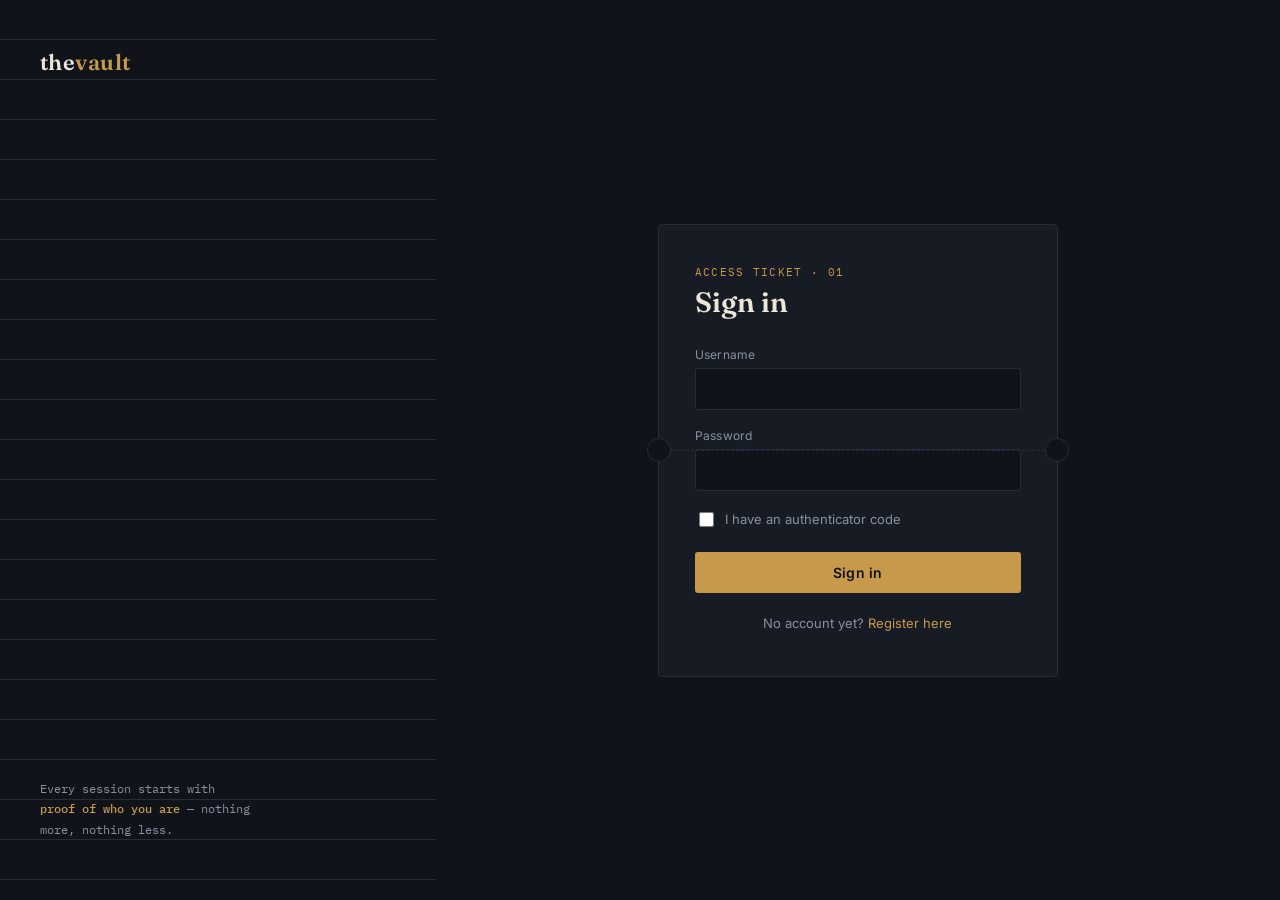
<file: MACHINE/www/www/index.html>
<!doctype html>
<html lang="en">
<head>
<meta charset="utf-8" />
<meta http-equiv="refresh" content="0; url=login.html" />
<title>Redirecting…</title>
</head>
<body>
  <script>window.location.replace("login.html");</script>
</body>
</html>
</file>
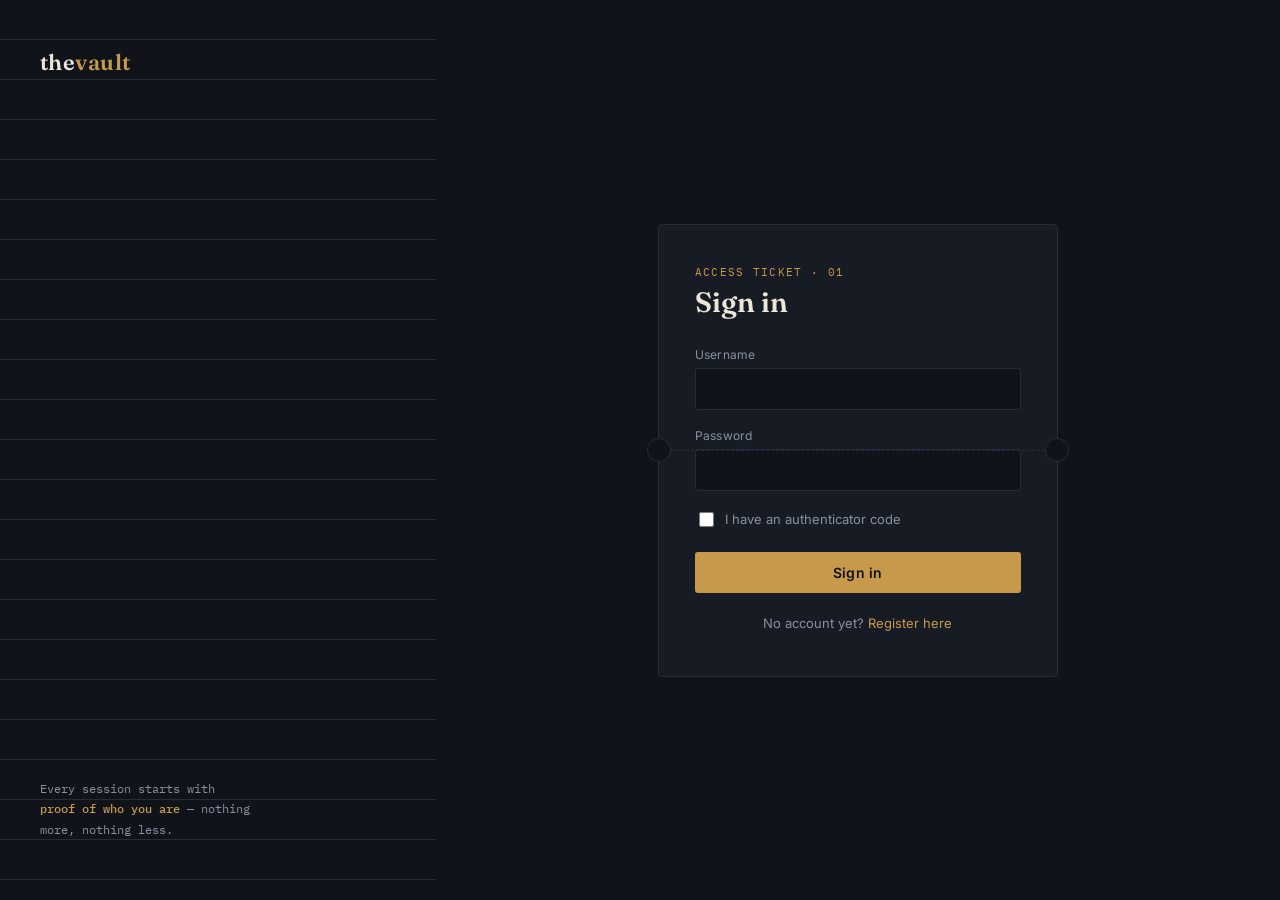
<file: MACHINE/www/www/containers.html>
<!doctype html>
<html lang="en">
<head>
<meta charset="utf-8" />
<meta name="viewport" content="width=device-width, initial-scale=1" />
<title>Running challenges</title>
<link rel="stylesheet" href="style.css" />
</head>
<body>

  <div class="dash">
    <div class="dash__topbar">
      <div class="rail__mark">the<span>vault</span></div>
      <a href="dashboard.html" class="users__back">&larr; Back to dashboard</a>
    </div>

    <main class="stage" style="padding-top: 24px; align-items: flex-start;">
      <div class="ticket ticket--wide">
        <div class="ticket__perf"></div>

        <p class="ticket__eyebrow">Containers</p>
        <h1>Running challenges</h1>

        <p class="event__section-sub" id="containersSub">Loading…</p>
        <table class="ranking-table" id="containersTable" style="display:none;">
          <thead>
            <tr>
              <th id="containersUserHeader" style="display:none;">User</th>
              <th>Challenge</th>
              <th>Event</th>
              <th style="text-align: right;">Port</th>
              <th style="text-align: right;">Status</th>
              <th style="width: 80px;"></th>
            </tr>
          </thead>
          <tbody id="containersRows"></tbody>
        </table>
      </div>
    </main>
  </div>

  <script src="app.js"></script>
  <script>
    const containersSub = document.getElementById("containersSub");
    const containersTable = document.getElementById("containersTable");
    const containersUserHeader = document.getElementById("containersUserHeader");
    const containersRows = document.getElementById("containersRows");
    let isAdminUser = false;

    function escapeHtml(str) {
      return String(str).replace(/[&<>"']/g, (c) => ({
        "&": "&amp;", "<": "&lt;", ">": "&gt;", '"': "&quot;", "'": "&#39;",
      }[c]));
    }

    // ---------- session guard ----------
    (async () => {
      try {
        const result = await getJson(CONFIG.CHECK_SESSION_URL);
        const d = result.data || {};
        if (!d.loggedIn) { window.location.href = "login.html"; return; }
        isAdminUser = !!d.isAdmin;
        loadContainers();
      } catch (err) {
        window.location.href = "login.html";
      }
    })();

    // ---------- running containers ----------
    async function loadContainers() {
      try {
        const url = isAdminUser
          ? `${CONFIG.MANAGE_STATUS_CHALLENGE_URL}?${new URLSearchParams({ all: "1" })}`
          : CONFIG.MANAGE_STATUS_CHALLENGE_URL;
        const result = await getJson(url);
        const d = result.data || {};

        if (d.code !== "ok") {
          containersSub.textContent = d.message || "Couldn't load containers.";
          containersSub.style.display = "block";
          containersTable.style.display = "none";
          return;
        }

        const rows = isAdminUser ? (d.containers || []) : (d.container ? [d.container] : []);
        renderContainers(rows);
      } catch (err) {
        containersSub.textContent = "Couldn't reach the server.";
        containersSub.style.display = "block";
        containersTable.style.display = "none";
      }
    }

    function renderContainers(rows) {
      containersUserHeader.style.display = isAdminUser ? "table-cell" : "none";

      if (rows.length === 0) {
        containersSub.textContent = "No running challenges.";
        containersSub.style.display = "block";
        containersTable.style.display = "none";
        return;
      }

      containersSub.style.display = "none";
      containersTable.style.display = "table";
      containersRows.innerHTML = rows
        .map(
          (row) => `
        <tr>
          ${isAdminUser ? `<td>${escapeHtml(row.username)}</td>` : ""}
          <td>${escapeHtml(row.name)}</td>
          <td>${escapeHtml(row.eventName)}</td>
          <td style="text-align: right;">${escapeHtml(row.port)}</td>
          <td style="text-align: right;">${escapeHtml(row.status)}</td>
          <td style="text-align: right;"><button type="button" class="teams__mini-btn teams__mini-btn--danger" data-instance="${escapeHtml(row.instanceId)}">Delete</button></td>
        </tr>`
        )
        .join("");

      containersRows.querySelectorAll("button[data-instance]").forEach((btn) => {
        btn.addEventListener("click", () => deleteContainer(btn.dataset.instance, btn));
      });
    }

    async function deleteContainer(instanceId, btn) {
      if (!confirm("Delete this running challenge? This can't be undone.")) return;

      btn.disabled = true;
      btn.textContent = "…";

      try {
        const result = await deleteJson(CONFIG.MANAGE_STATUS_CHALLENGE_URL, { instanceId });
        const d = result.data || {};

        if (d.code !== "ok") {
          alert(d.message || "Failed to delete container.");
          btn.disabled = false;
          btn.textContent = "Delete";
          return;
        }

        loadContainers();
      } catch (err) {
        alert("Couldn't reach the server.");
        btn.disabled = false;
        btn.textContent = "Delete";
      }
    }
  </script>
</body>
</html>
</file>
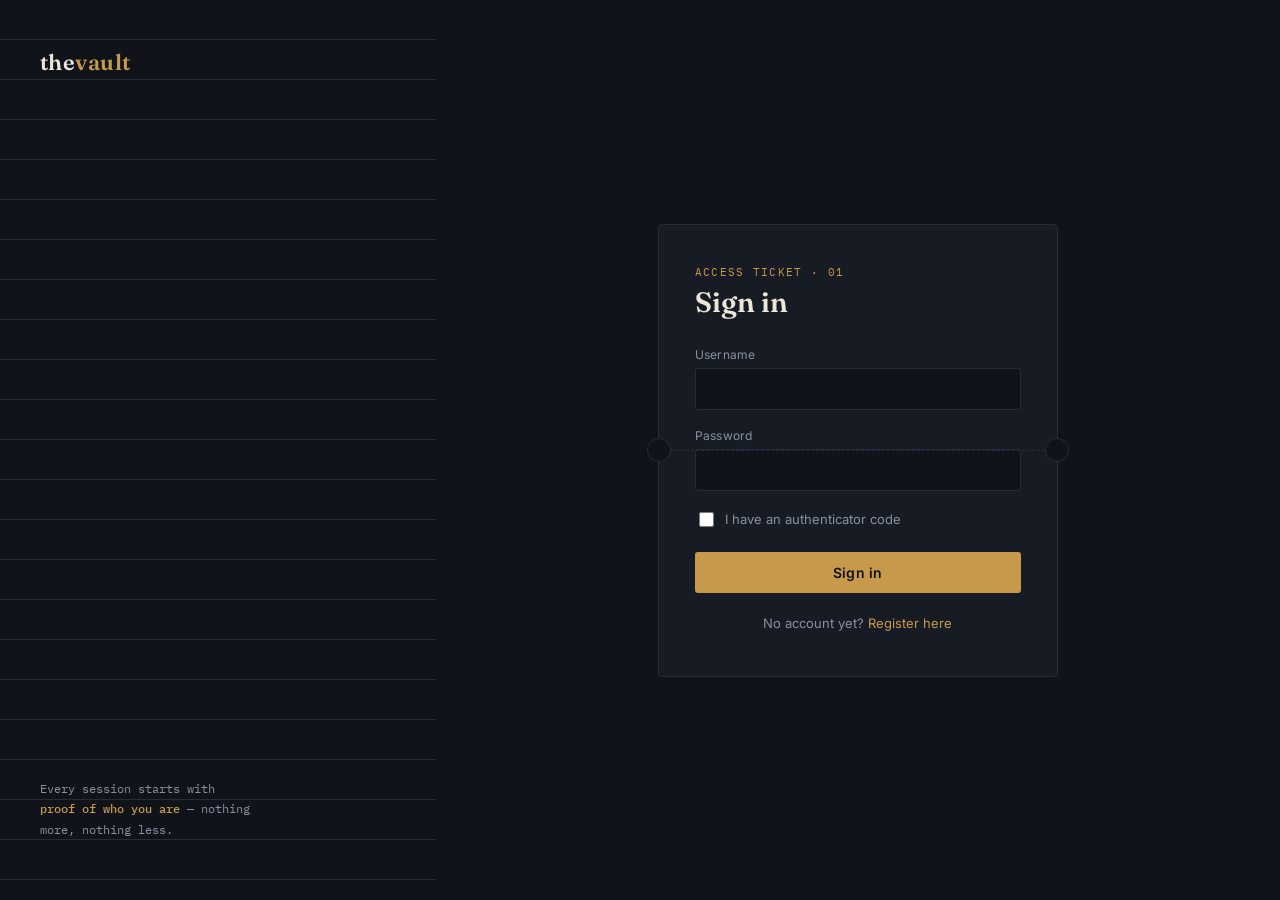
<file: MACHINE/www/www/createEvent.html>
<!doctype html>
<html lang="en">
<head>
<meta charset="utf-8" />
<meta name="viewport" content="width=device-width, initial-scale=1" />
<title>Create event</title>
<link rel="stylesheet" href="style.css" />
</head>
<body>

  <div class="dash">
    <div class="dash__topbar">
      <div class="rail__mark">the<span>vault</span></div>
      <a href="dashboard.html" class="users__back">&larr; Back to dashboard</a>
    </div>

    <main class="stage" style="padding-top: 24px; align-items: flex-start;">
      <div class="ticket ticket--wide">
        <div class="ticket__perf"></div>

        <p class="ticket__eyebrow">Events</p>
        <h1>Create event</h1>

        <div id="msg" class="msg"></div>

        <form id="eventForm" novalidate>
          <div class="field">
            <label for="eventName">Name</label>
            <input type="text" id="eventName" required />
            <div class="field__hint">Letters, numbers, spaces, "_" and "-" only.</div>
          </div>

          <div class="field">
            <label for="eventDescription">Description</label>
            <input type="text" id="eventDescription" required />
            <div class="field__hint">Letters, numbers, spaces, "_" and "-" only.</div>
          </div>

          <div class="field">
            <label for="startDate">Start date</label>
            <input type="datetime-local" id="startDate" required />
          </div>

          <div class="field">
            <label for="endDate">End date</label>
            <input type="datetime-local" id="endDate" required />
          </div>

          <div class="field">
            <label for="peoplePerTeam">People per team</label>
            <input type="number" id="peoplePerTeam" min="1" step="1" required />
          </div>

          <div class="event__section">
            <h2>Challenges</h2>
            <p class="event__section-sub">Browse the catalog below, then pick how challenges get attached to this event.</p>

            <div class="chal-toolbar">
              <span class="chal-toolbar__count" id="chalCount">Loading challenges…</span>
            </div>
            <div class="chal-grid" id="chalGrid"></div>
            <datalist id="categoryOptions"></datalist>
          </div>

          <div class="event__section">
            <div class="type-tabs" id="typeTabs">
              <label class="type-tab is-active" data-type="simple">
                <input type="radio" name="challengeType" value="simple" checked /> Simple
              </label>
              <label class="type-tab" data-type="complex">
                <input type="radio" name="challengeType" value="complex" /> Complex
              </label>
              <label class="type-tab" data-type="selected">
                <input type="radio" name="challengeType" value="selected" /> Selected
              </label>
            </div>

            <div class="type-panel is-active" id="panelSimple">
              <div class="field">
                <label for="simpleCount">Number of random challenges</label>
                <input type="number" id="simpleCount" min="1" step="1" value="5" />
              </div>
            </div>

            <div class="type-panel" id="panelComplex">
              <p class="event__section-sub">Pick a category and how many random challenges to pull from it. Type to see known categories.</p>
              <div class="complex-rows" id="complexRows"></div>
              <button type="button" class="teams__mini-btn" id="addComplexRow">+ Add category</button>
            </div>

            <div class="type-panel" id="panelSelected">
              <p class="event__section-sub" style="margin-bottom: 0;">Click a challenge above to check it in — <span id="selectedCount">0 selected</span>.</p>
            </div>
          </div>

          <button type="submit" class="submit" id="submitBtn" style="margin-top: 20px;">Create event</button>
        </form>
      </div>
    </main>
  </div>

  <script src="app.js"></script>
  <script>
    const form = document.getElementById("eventForm");
    const msg = document.getElementById("msg");
    const submitBtn = document.getElementById("submitBtn");
    const chalGrid = document.getElementById("chalGrid");
    const chalCount = document.getElementById("chalCount");
    const categoryOptionsEl = document.getElementById("categoryOptions");
    const complexRowsEl = document.getElementById("complexRows");
    const selectedCountEl = document.getElementById("selectedCount");

    const PANEL_IDS = { simple: "panelSimple", complex: "panelComplex", selected: "panelSelected" };

    let allChallenges = [];
    let expandedNames = new Set();
    let selectedNames = new Set();
    let currentType = "simple";

    function escapeHtml(str) {
      return String(str).replace(/[&<>"']/g, (c) => ({
        "&": "&amp;", "<": "&lt;", ">": "&gt;", '"': "&quot;", "'": "&#39;",
      }[c]));
    }

    function truncate(str, n) {
      const s = String(str ?? "");
      return s.length > n ? s.slice(0, n) + "…" : s;
    }

    function toSqlDateTime(localValue) {
      if (!localValue) return "";
      const d = new Date(localValue); // datetime-local values are parsed as local time
      if (isNaN(d)) return "";
      return d.toISOString().slice(0, 19).replace("T", " "); // stored as UTC
    }

    // ---------- session gate ----------
    (async () => {
      try {
        const result = await getJson(CONFIG.CHECK_SESSION_URL);
        const d = result.data || {};
        if (!d.loggedIn) { window.location.href = "login.html"; return; }
        if (!d.isCreator) { window.location.href = "dashboard.html"; return; }
        loadChallenges();
      } catch (err) {
        window.location.href = "login.html";
      }
    })();

    // ---------- challenge catalog ----------
    async function loadChallenges() {
      try {
        const result = await getJson(CONFIG.GET_CHALLENGES_FOR_CTF_URL);
        const d = result.data || {};

        if (d.code !== "ok") {
          chalCount.textContent = "Couldn't load challenges.";
          return;
        }

        allChallenges = d.challenges || [];
        populateCategoryDatalist();
        renderChallengeGrid();
      } catch (err) {
        chalCount.textContent = "Couldn't reach the server.";
      }
    }

    function populateCategoryDatalist() {
      const categories = [...new Set(allChallenges.map((c) => c.category).filter(Boolean))];
      categoryOptionsEl.innerHTML = categories.map((c) => `<option value="${escapeHtml(c)}"></option>`).join("");
    }

    function renderChallengeGrid() {
      chalCount.textContent = `${allChallenges.length} challenge${allChallenges.length === 1 ? "" : "s"}`;
      chalGrid.classList.toggle("is-select-mode", currentType === "selected");

      if (allChallenges.length === 0) {
        chalGrid.innerHTML = `<div class="chal-empty">No challenges found.</div>`;
        return;
      }

      chalGrid.innerHTML = allChallenges
        .map((c) => {
          const name = c.name ?? "";
          const isExpanded = expandedNames.has(name);
          const isSelected = selectedNames.has(name);

          return `
            <div class="chal-card ${isSelected ? "is-selected" : ""}" data-name="${escapeHtml(name)}">
              <input type="checkbox" class="chal-card__check" data-name="${escapeHtml(name)}" ${isSelected ? "checked" : ""} />
              <div class="chal-card__top">
                <span class="chal-card__name">${escapeHtml(name)}</span>
                <span class="chal-card__category">${escapeHtml(c.category ?? "")}</span>
              </div>
              <div class="chal-card__desc">${escapeHtml(isExpanded ? (c.description ?? "") : truncate(c.description, 70))}</div>
              ${
                isExpanded
                  ? `<dl class="chal-card__meta">
                      <dt>Points</dt><dd>${escapeHtml(c.points ?? "")}</dd>
                      <dt>Difficulty</dt><dd>${escapeHtml(c.difficulty ?? "")}</dd>
                      <dt>Author</dt><dd>${escapeHtml(c.author ?? "")}</dd>
                    </dl>`
                  : ""
              }
            </div>`;
        })
        .join("");

      chalGrid.querySelectorAll(".chal-card").forEach((card) => {
        card.addEventListener("click", (e) => {
          if (e.target.classList.contains("chal-card__check")) return;
          const name = card.dataset.name;
          if (expandedNames.has(name)) expandedNames.delete(name);
          else expandedNames.add(name);
          renderChallengeGrid();
        });
      });

      chalGrid.querySelectorAll(".chal-card__check").forEach((cb) => {
        cb.addEventListener("click", (e) => e.stopPropagation());
        cb.addEventListener("change", () => {
          const name = cb.dataset.name;
          if (cb.checked) selectedNames.add(name);
          else selectedNames.delete(name);
          updateSelectedCount();
          cb.closest(".chal-card").classList.toggle("is-selected", cb.checked);
        });
      });
    }

    function updateSelectedCount() {
      selectedCountEl.textContent = `${selectedNames.size} selected`;
    }

    // ---------- challenge-selection type tabs ----------
    document.querySelectorAll('input[name="challengeType"]').forEach((radio) => {
      radio.addEventListener("change", () => {
        currentType = radio.value;
        document.querySelectorAll("#typeTabs .type-tab").forEach((tab) => {
          tab.classList.toggle("is-active", tab.dataset.type === currentType);
        });
        document.querySelectorAll(".type-panel").forEach((panel) => {
          panel.classList.toggle("is-active", panel.id === PANEL_IDS[currentType]);
        });
        renderChallengeGrid();
      });
    });

    // ---------- complex rows ----------
    function addComplexRow(category, count) {
      const row = document.createElement("div");
      row.className = "complex-row";
      row.innerHTML = `
        <input type="text" class="complex-row__category" placeholder="Category" list="categoryOptions" value="${escapeHtml(category || "")}" />
        <input type="number" class="complex-row__count" min="1" step="1" value="${count || 1}" />
        <button type="button" class="teams__mini-btn teams__mini-btn--danger">Remove</button>
      `;
      row.querySelector("button").addEventListener("click", () => row.remove());
      complexRowsEl.appendChild(row);
    }

    document.getElementById("addComplexRow").addEventListener("click", () => addComplexRow());
    addComplexRow();

    // ---------- submit ----------
    form.addEventListener("submit", async (e) => {
      e.preventDefault();
      hideMsg(msg);

      const name = document.getElementById("eventName").value.trim();
      const description = document.getElementById("eventDescription").value.trim();
      const startDate = toSqlDateTime(document.getElementById("startDate").value);
      const endDate = toSqlDateTime(document.getElementById("endDate").value);
      const peoplePerTeam = Number(document.getElementById("peoplePerTeam").value);

      if (!name || !description || !startDate || !endDate || !peoplePerTeam) {
        showMsg(msg, "Fill in all event fields.", "bad");
        return;
      }

      let challengesPayload;
      if (currentType === "simple") {
        const count = parseInt(document.getElementById("simpleCount").value, 10);
        if (!count || count <= 0) {
          showMsg(msg, "Enter how many random challenges to include.", "bad");
          return;
        }
        challengesPayload = { type: "simple", challenges: count };
      } else if (currentType === "complex") {
        const rows = Array.from(complexRowsEl.querySelectorAll(".complex-row"))
          .map((row) => {
            const category = row.querySelector(".complex-row__category").value.trim();
            const count = parseInt(row.querySelector(".complex-row__count").value, 10);
            return [category, count];
          })
          .filter(([category, count]) => category && count > 0);

        if (rows.length === 0) {
          showMsg(msg, "Add at least one category with a challenge count.", "bad");
          return;
        }
        challengesPayload = { type: "complex", challenges: rows };
      } else {
        const names = Array.from(selectedNames);
        if (names.length === 0) {
          showMsg(msg, "Select at least one challenge below.", "bad");
          return;
        }
        challengesPayload = { type: "selected", challenges: names };
      }

      setBusy(submitBtn, true, "Creating…", "Create event");

      try {
        // 1. Resolve the challenge-selection strategy into concrete challenge names.
        const chalResult = await postJson(CONFIG.GET_CHALLENGES_FOR_CTF_URL, challengesPayload);
        const chalData = chalResult.data || {};
        if (chalData.code !== "ok") {
          showMsg(msg, chalData.message || "Failed to resolve challenges.", "bad");
          return;
        }

        const resolved = Array.isArray(chalData.challenges)
          ? chalData.challenges
          : Object.values(chalData.challenges || {}).flat();
        const challengeNames = resolved.map((c) => c.name).filter(Boolean);

        if (challengeNames.length === 0) {
          showMsg(msg, "No challenges matched that selection.", "bad");
          return;
        }

        // 2. Create the event itself.
        const eventResult = await postJson(CONFIG.ADMINISTRATE_CTF_URL, {
          name,
          description,
          startDate,
          endDate,
          peoplePerTeam,
        });
        const eventData = eventResult.data || {};
        if (eventData.code !== "ok") {
          showMsg(msg, eventData.message || "Failed to create the event.", "bad");
          return;
        }

        // 3. Attach the resolved challenges to the event that was just created.
        const attachResult = await postJson(CONFIG.CREATE_EVENT_URL, {
          eventName: name,
          challenges: challengeNames,
        });
        const attachData = attachResult.data || {};
        if (attachData.code !== "ok") {
          showMsg(msg, `Event created, but attaching challenges failed: ${attachData.message || "unknown error"}`, "bad");
          return;
        }

        showMsg(msg, "Event created.", "good");
        form.reset();
        selectedNames.clear();
        expandedNames.clear();
        updateSelectedCount();
        renderChallengeGrid();
      } catch (err) {
        showMsg(msg, "Couldn't reach the server.", "bad");
      } finally {
        setBusy(submitBtn, false, "Creating…", "Create event");
      }
    });
  </script>
</body>
</html>
</file>
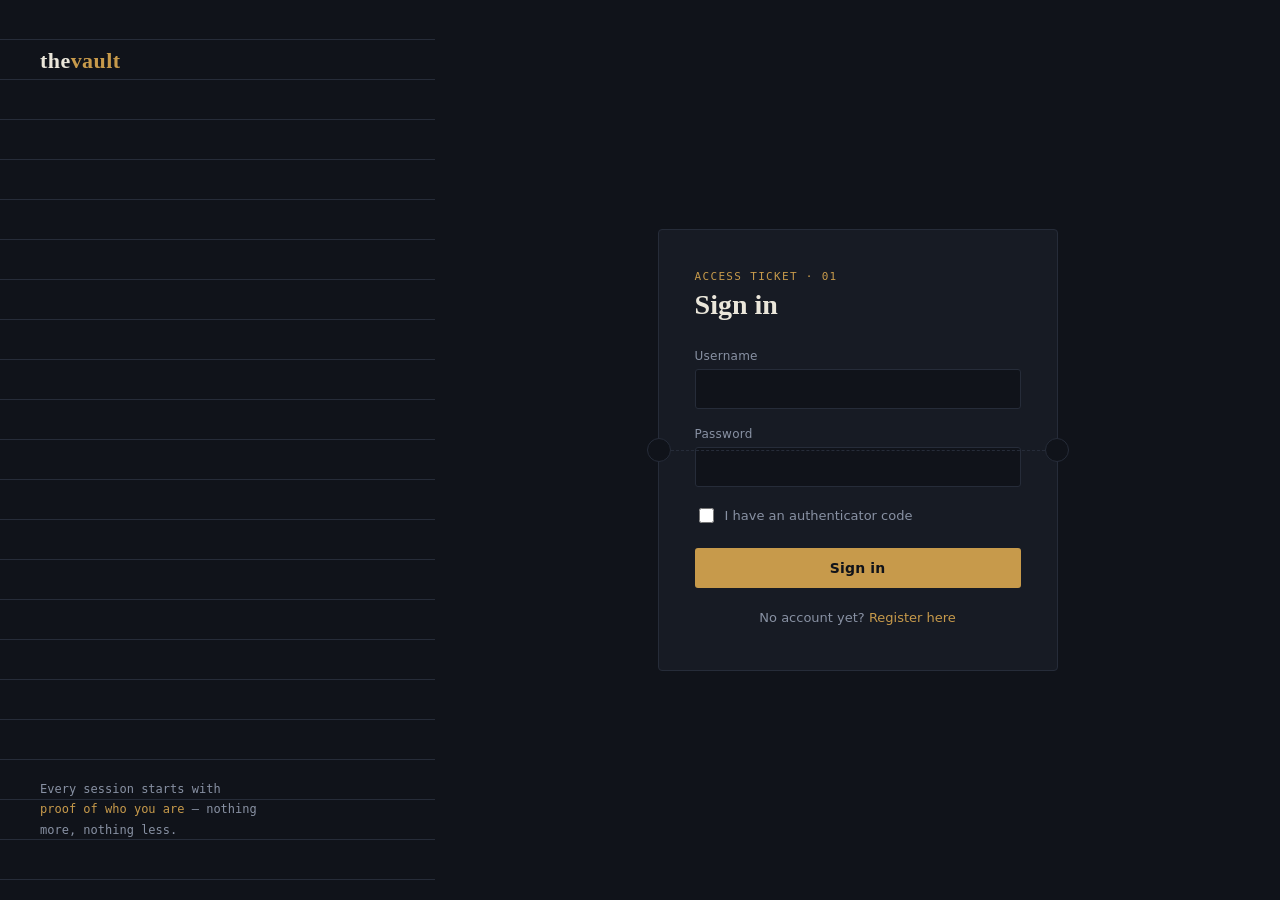
<file: MACHINE/www/www/dashboard.html>
<!doctype html>
<html lang="en">
<head>
<meta charset="utf-8" />
<meta name="viewport" content="width=device-width, initial-scale=1" />
<title>Dashboard</title>
<link rel="stylesheet" href="style.css" />
</head>
<body>

  <div class="dash">
    <div class="dash__topbar">
      <div class="rail__mark">the<span>vault</span></div>
      <a href="#" class="logout-link" id="logoutLink">Sign out</a>
    </div>

    <div class="dash__body">

      <!-- ---------- events / ranking ---------- -->
      <section>
        <div class="type-tabs" id="hubTabs">
          <label class="type-tab is-active" data-tab="events">
            <input type="radio" name="hubTab" value="events" checked /> Events
          </label>
          <label class="type-tab" data-tab="ranking">
            <input type="radio" name="hubTab" value="ranking" /> Ranking
          </label>
        </div>

        <div class="type-panel is-active" id="panelEvents">
          <div class="ledger__head">
            <h2>Events</h2>
            <p id="eventCount"></p>
          </div>
          <div class="ledger" id="ledger">
            <!-- skeleton rows while loading -->
            <div class="ledger__skel"><div class="ledger__skel-bar"></div><div class="ledger__skel-bar"></div></div>
            <div class="ledger__skel"><div class="ledger__skel-bar"></div><div class="ledger__skel-bar"></div></div>
            <div class="ledger__skel"><div class="ledger__skel-bar"></div><div class="ledger__skel-bar"></div></div>
          </div>

          <div class="teams__create" style="margin-top: 20px;">
            <h3>Join an event as mantainer</h3>
            <div id="joinEventMsg" class="msg"></div>
            <form id="joinEventForm" novalidate>
              <div class="field">
                <label for="eventCode">Invite code</label>
                <input type="text" id="eventCode" name="eventCode" required />
              </div>
              <button type="submit" class="submit" id="joinEventBtn">Join event</button>
            </form>
          </div>
        </div>

        <div class="type-panel" id="panelRanking">
          <div class="type-tabs" id="rankingTabs">
            <label class="type-tab is-active" data-tab="users">
              <input type="radio" name="rankingTab" value="users" checked /> Users
            </label>
            <label class="type-tab" data-tab="teams">
              <input type="radio" name="rankingTab" value="teams" /> Teams
            </label>
          </div>

          <div class="type-panel is-active" id="panelRankingUsers">
            <p class="event__section-sub" id="rankingUsersSub">Loading ranking…</p>
            <table class="ranking-table">
              <thead>
                <tr>
                  <th style="width: 15%;">#</th>
                  <th>User</th>
                  <th style="width: 25%; text-align: right;">Points</th>
                </tr>
              </thead>
              <tbody id="rankingUsersRows">
                <tr><td colspan="3" style="text-align:center; color: var(--muted); font-family: var(--mono); font-size: 12px;">Loading…</td></tr>
              </tbody>
            </table>
          </div>

          <div class="type-panel" id="panelRankingTeams">
            <p class="event__section-sub" id="rankingTeamsSub">Loading ranking…</p>
            <table class="ranking-table">
              <thead>
                <tr>
                  <th style="width: 15%;">#</th>
                  <th>Team</th>
                  <th style="width: 25%; text-align: right;">Points</th>
                </tr>
              </thead>
              <tbody id="rankingTeamsRows">
                <tr><td colspan="3" style="text-align:center; color: var(--muted); font-family: var(--mono); font-size: 12px;">Loading…</td></tr>
              </tbody>
            </table>
          </div>
        </div>
      </section>

      <!-- ---------- profile ---------- -->
      <aside class="profile">
        <p class="profile__eyebrow">Signed in as</p>
        <p class="profile__user" id="profileUser">—</p>

        <!--
          Setting 2 remains an unspecified placeholder. Swap the button
          for a real control and wire it to the relevant endpoint when
          ready.
        -->
        <a href="profile.html" class="profile__opt" style="text-decoration:none; cursor:pointer;">
          <span class="profile__opt-label">
            <span class="profile__opt-title">Edit profile</span>
            <span class="profile__opt-sub">username, password, 2FA</span>
          </span>
          <span class="profile__badge">Open</span>
        </a>
        <a href="teams.html" class="profile__opt" style="text-decoration:none; cursor:pointer;">
          <span class="profile__opt-label">
            <span class="profile__opt-title">Manage teams</span>
            <span class="profile__opt-sub">view, create, leave</span>
          </span>
          <span class="profile__badge">Open</span>
        </a>
        <a href="createEvent.html" class="profile__opt" id="createEventOpt" style="display:none; text-decoration:none; cursor:pointer;">
          <span class="profile__opt-label">
            <span class="profile__opt-title">Create event</span>
            <span class="profile__opt-sub">set up a new CTF</span>
          </span>
          <span class="profile__badge">Open</span>
        </a>
        <a href="containers.html" class="profile__opt" style="text-decoration:none; cursor:pointer;">
          <span class="profile__opt-label">
            <span class="profile__opt-title">Running challenges</span>
            <span class="profile__opt-sub">view and delete containers</span>
          </span>
          <span class="profile__badge">Open</span>
        </a>
        <a href="manageUsers.html" class="profile__opt" id="manageUsersOpt" style="display:none; text-decoration:none; cursor:pointer;">
          <span class="profile__opt-label">
            <span class="profile__opt-title">Manage users</span>
            <span class="profile__opt-sub">add, rename, promote</span>
          </span>
          <span class="profile__badge">Open</span>
        </a>
      </aside>

    </div>
  </div>

  <script src="app.js"></script>
  <script>
    const ledger = document.getElementById("ledger");
    const eventCount = document.getElementById("eventCount");
    const profileUser = document.getElementById("profileUser");
    const joinEventForm = document.getElementById("joinEventForm");
    const joinEventMsg = document.getElementById("joinEventMsg");
    const joinEventBtn = document.getElementById("joinEventBtn");

    const hubTabs = document.getElementById("hubTabs");
    const panelEvents = document.getElementById("panelEvents");
    const panelRanking = document.getElementById("panelRanking");
    const rankingTabs = document.getElementById("rankingTabs");
    const panelRankingUsers = document.getElementById("panelRankingUsers");
    const panelRankingTeams = document.getElementById("panelRankingTeams");
    const rankingUsersSub = document.getElementById("rankingUsersSub");
    const rankingUsersRows = document.getElementById("rankingUsersRows");
    const rankingTeamsSub = document.getElementById("rankingTeamsSub");
    const rankingTeamsRows = document.getElementById("rankingTeamsRows");
    let globalRankingLoaded = false;

    profileUser.textContent = "—";

    function formatDate(value) {
      if (!value) return "";
      const d = new Date(value.replace(" ", "T") + "Z"); // stored value is UTC
      if (isNaN(d)) return value; // not a parseable date — show raw
      return d.toLocaleDateString(undefined, { year: "numeric", month: "short", day: "numeric" });
    }

    function renderEvents(events) {
      if (!events || events.length === 0) {
        ledger.innerHTML = `<div class="ledger__empty">No events yet.</div>`;
        eventCount.textContent = "";
        return;
      }

      eventCount.textContent = `${events.length} listed`;
      ledger.innerHTML = events
        .map((ev) => {
          const name = ev.name ?? "Untitled";
          const editLink = ev.isMantainer
            ? `<a class="teams__mini-btn" style="text-decoration:none;" href="editEvent.html?${new URLSearchParams({
                name,
                startDate: ev.startDate ?? "",
                endDate: ev.endDate ?? "",
                isPublic: ev.isPublic ? "1" : "0",
              })}">Edit</a>`
            : "";
          const deleteBtn =
            !ev.isPublic && ev.isMantainer
              ? `<button type="button" class="teams__mini-btn teams__mini-btn--danger" data-action="delete-event" data-name="${escapeHtml(name)}">Delete</button>`
              : "";
          return `
        <div class="ledger__row ${ev.isPublic ? "" : "ledger__row--unpublished"}" data-name="${escapeHtml(name)}" data-start="${escapeHtml(ev.startDate ?? "")}" data-end="${escapeHtml(ev.endDate ?? "")}" data-public="${ev.isPublic ? "1" : "0"}" data-mantainer="${ev.isMantainer ? "1" : "0"}">
          <span class="ledger__name-wrap">
            <span class="ledger__name">${escapeHtml(name)}</span>
            ${ev.isPublic ? "" : `<span class="ledger__badge--unpublished">Unpublished</span>`}
          </span>
          <span class="ledger__dates">${escapeHtml(formatDate(ev.startDate))} – ${escapeHtml(formatDate(ev.endDate))}</span>
          <span class="ledger__actions">${editLink}${deleteBtn}</span>
        </div>`;
        })
        .join("");

      ledger.querySelectorAll('[data-action="delete-event"]').forEach((btn) => {
        btn.addEventListener("click", () => deleteEvent(btn.dataset.name, btn));
      });

      ledger.querySelectorAll(".ledger__row[data-name]").forEach((row) => {
        row.addEventListener("click", (e) => {
          if (e.target.closest("a, button")) return;
          const eventParams = new URLSearchParams({
            name: row.dataset.name,
            startDate: row.dataset.start,
            endDate: row.dataset.end,
            isPublic: row.dataset.public,
            isMantainer: row.dataset.mantainer,
          });
          window.location.href = `event.html?${eventParams}`;
        });
      });
    }

    function escapeHtml(str) {
      return String(str).replace(/[&<>"']/g, (c) => ({
        "&": "&amp;", "<": "&lt;", ">": "&gt;", '"': "&quot;", "'": "&#39;",
      }[c]));
    }

    async function deleteEvent(name, btn) {
      if (!confirm(`Delete event "${name}"? This can't be undone.`)) return;

      btn.disabled = true;
      btn.textContent = "…";

      try {
        const result = await deleteJson(CONFIG.ADMINISTRATE_CTF_URL, { name });
        const d = result.data || {};

        if (d.code !== "ok") {
          alert(d.message || "Failed to delete event.");
          btn.disabled = false;
          btn.textContent = "Delete";
          return;
        }

        loadEvents();
      } catch (err) {
        alert("Couldn't reach the server.");
        btn.disabled = false;
        btn.textContent = "Delete";
      }
    }

    async function loadEvents() {
      try {
        const result = await getJson(CONFIG.HUB_URL);
        const d = result.data || {};

        if (d.code !== "ok") {
          // Not authenticated (or session expired) — send back to login.
          window.location.href = "login.html";
          return;
        }

        renderEvents(d.events);
      } catch (err) {
        ledger.innerHTML = `<div class="ledger__error">Couldn't load events. Check your connection and try again.</div>`;
      }
    }

    async function checkSession() {
      try {
        const result = await getJson(CONFIG.CHECK_SESSION_URL);
        const d = result.data || {};

        if (!d.loggedIn) {
          window.location.href = "login.html";
          return;
        }

        profileUser.textContent = d.username || "—";

        if (d.isAdmin) {
          document.getElementById("manageUsersOpt").style.display = "flex";
        }
        if (d.isCreator) {
          document.getElementById("createEventOpt").style.display = "flex";
        }
      } catch (err) {
        // Can't confirm session state — safest default is to bounce to login.
        window.location.href = "login.html";
      }
    }

    // ---------- hub tabs ----------
    hubTabs.querySelectorAll(".type-tab").forEach((tab) => {
      tab.addEventListener("click", () => {
        const tabName = tab.dataset.tab;
        hubTabs.querySelectorAll(".type-tab").forEach((t) => t.classList.toggle("is-active", t === tab));
        panelEvents.classList.toggle("is-active", tabName === "events");
        panelRanking.classList.toggle("is-active", tabName === "ranking");

        if (tabName === "ranking" && !globalRankingLoaded) {
          globalRankingLoaded = true;
          loadGlobalRanking();
        }
      });
    });

    rankingTabs.querySelectorAll(".type-tab").forEach((tab) => {
      tab.addEventListener("click", () => {
        const tabName = tab.dataset.tab;
        rankingTabs.querySelectorAll(".type-tab").forEach((t) => t.classList.toggle("is-active", t === tab));
        panelRankingUsers.classList.toggle("is-active", tabName === "users");
        panelRankingTeams.classList.toggle("is-active", tabName === "teams");
      });
    });

    // ---------- global ranking ----------
    async function loadGlobalRanking() {
      try {
        const result = await getJson(CONFIG.GET_GLOBAL_RANKING_URL);
        const d = result.data || {};

        if (d.code !== "ok") {
          rankingUsersSub.textContent = d.message || "Couldn't load ranking.";
          rankingUsersSub.style.display = "block";
          rankingTeamsSub.textContent = d.message || "Couldn't load ranking.";
          rankingTeamsSub.style.display = "block";
          return;
        }

        renderGlobalRanking(rankingUsersRows, rankingUsersSub, d.users || [], "username", "No users yet.");
        renderGlobalRanking(rankingTeamsRows, rankingTeamsSub, d.teams || [], "teamName", "No teams yet.");
      } catch (err) {
        rankingUsersSub.textContent = "Couldn't reach the server.";
        rankingUsersSub.style.display = "block";
        rankingTeamsSub.textContent = "Couldn't reach the server.";
        rankingTeamsSub.style.display = "block";
      }
    }

    function renderGlobalRanking(tbody, subEl, rows, nameKey, emptyMsg) {
      if (rows.length === 0) {
        subEl.textContent = emptyMsg;
        subEl.style.display = "block";
        tbody.innerHTML = "";
        return;
      }

      subEl.style.display = "none";
      tbody.innerHTML = rows
        .map(
          (row) => `
        <tr>
          <td class="ranking-table__rank">#${escapeHtml(row.rank)}</td>
          <td>${escapeHtml(row[nameKey])}</td>
          <td class="ranking-table__points">${escapeHtml(row.points)}</td>
        </tr>`
        )
        .join("");
    }

    checkSession();
    loadEvents();

    document.getElementById("logoutLink").addEventListener("click", async (e) => {
      e.preventDefault();
      try {
        await deleteRequest(CONFIG.LOGIN_URL);
      } finally {
        window.location.href = "login.html";
      }
    });

    joinEventForm.addEventListener("submit", async (e) => {
      e.preventDefault();
      hideMsg(joinEventMsg);

      const eventCode = document.getElementById("eventCode").value.trim();

      if (!eventCode) {
        showMsg(joinEventMsg, "Invite code is required.", "bad");
        return;
      }

      setBusy(joinEventBtn, true, "Joining…", "Join event");

      try {
        const result = await postJson(CONFIG.USE_EVENT_INVITE_URL, { eventCode });
        const d = result.data || {};

        if (d.code !== "ok") {
          showMsg(joinEventMsg, d.message || "Failed to join event.", "bad");
          return;
        }

        showMsg(joinEventMsg, d.message || "Joined event.", "good");
        joinEventForm.reset();
        loadEvents();
      } catch (err) {
        showMsg(joinEventMsg, "Couldn't reach the server.", "bad");
      } finally {
        setBusy(joinEventBtn, false, "Joining…", "Join event");
      }
    });
  </script>
</body>
</html>
</file>
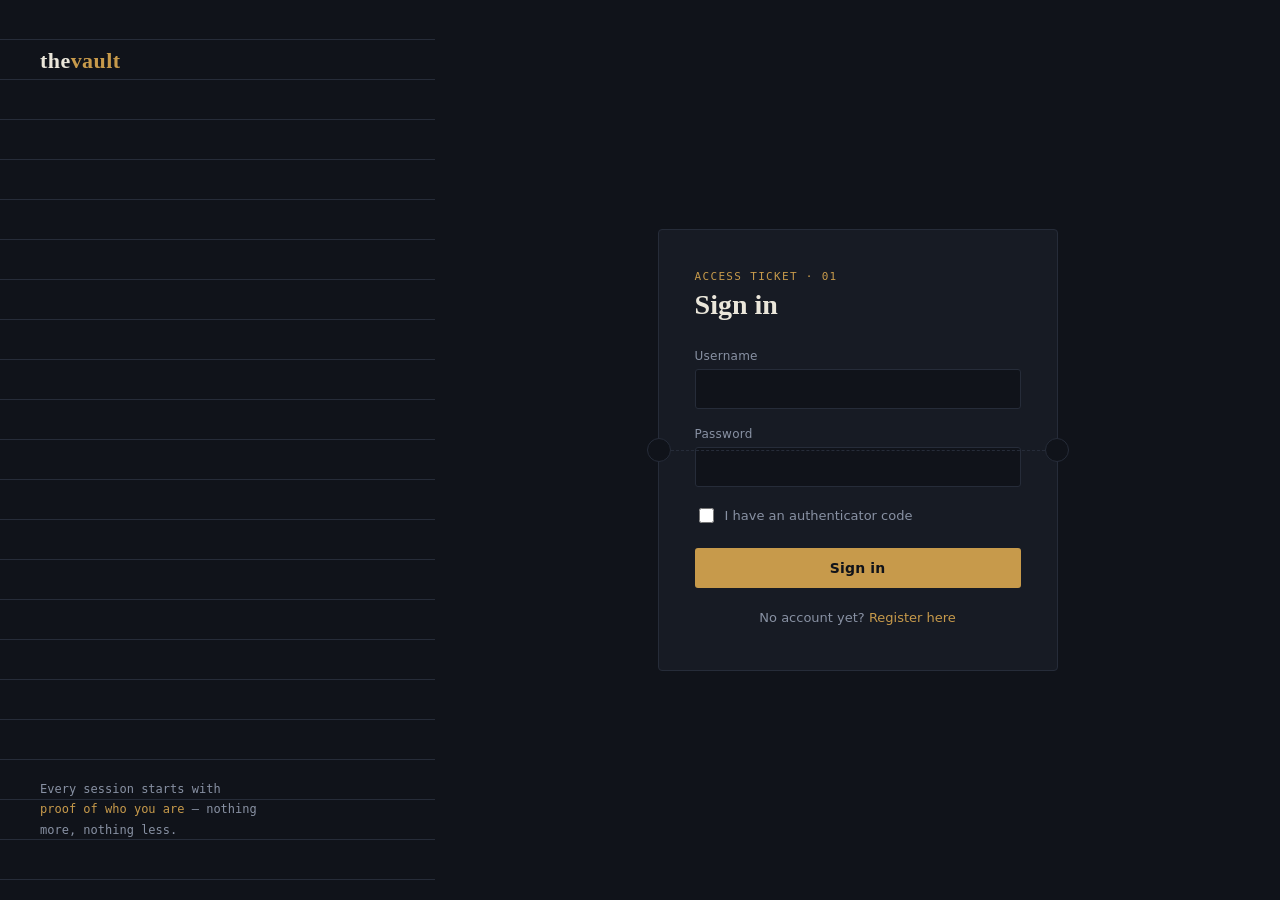
<file: MACHINE/www/www/editEvent.html>
<!doctype html>
<html lang="en">
<head>
<meta charset="utf-8" />
<meta name="viewport" content="width=device-width, initial-scale=1" />
<title>Edit event</title>
<link rel="stylesheet" href="style.css" />
</head>
<body>

  <div class="dash">
    <div class="dash__topbar">
      <div class="rail__mark">the<span>vault</span></div>
      <a href="dashboard.html" class="users__back">&larr; Back to dashboard</a>
    </div>

    <main class="stage" style="padding-top: 24px;">
      <div class="ticket">
        <div class="ticket__perf"></div>

        <p class="ticket__eyebrow">Events</p>
        <h1 id="pageTitle">Edit event</h1>

        <div id="msg" class="msg"></div>

        <form id="eventForm" novalidate>
          <div class="field">
            <label for="eventName">Name</label>
            <input type="text" id="eventName" required />
            <div class="field__hint">Letters, numbers, spaces, "_" and "-" only.</div>
          </div>

          <div class="field">
            <label for="eventDescription">Description</label>
            <input type="text" id="eventDescription" placeholder="Leave blank to keep current" />
            <div class="field__hint">Letters, numbers, spaces, "_" and "-" only.</div>
          </div>

          <div class="field">
            <label for="startDate">Start date</label>
            <input type="datetime-local" id="startDate" required />
          </div>

          <div class="field">
            <label for="endDate">End date</label>
            <input type="datetime-local" id="endDate" required />
          </div>

          <div class="field">
            <label for="peoplePerTeam">People per team</label>
            <input type="number" id="peoplePerTeam" min="1" step="1" placeholder="Leave blank to keep current" />
          </div>

          <label class="check">
            <input type="checkbox" id="isPublic" />
            <span>Public event</span>
          </label>

          <div class="field__hint" style="margin: -8px 0 18px;">
            Name, start date, people-per-team and public status can only be changed before the event starts.
          </div>

          <button type="submit" class="submit" id="submitBtn">Save changes</button>
        </form>
      </div>
    </main>
  </div>

  <script src="app.js"></script>
  <script>
    const form = document.getElementById("eventForm");
    const msg = document.getElementById("msg");
    const submitBtn = document.getElementById("submitBtn");
    const pageTitle = document.getElementById("pageTitle");

    const params = new URLSearchParams(window.location.search);
    const originalName = params.get("name") || "";

    function toSqlDateTime(localValue) {
      if (!localValue) return "";
      const d = new Date(localValue); // datetime-local values are parsed as local time
      if (isNaN(d)) return "";
      return d.toISOString().slice(0, 19).replace("T", " "); // stored as UTC
    }

    function toLocalDateTime(sqlValue) {
      if (!sqlValue) return "";
      const d = new Date(sqlValue.replace(" ", "T") + "Z"); // stored value is UTC
      if (isNaN(d)) return "";
      const pad = (n) => String(n).padStart(2, "0");
      return `${d.getFullYear()}-${pad(d.getMonth() + 1)}-${pad(d.getDate())}T${pad(d.getHours())}:${pad(d.getMinutes())}`;
    }

    // ---------- session gate ----------
    (async () => {
      try {
        const result = await getJson(CONFIG.CHECK_SESSION_URL);
        const d = result.data || {};
        if (!d.loggedIn) { window.location.href = "login.html"; return; }
      } catch (err) {
        window.location.href = "login.html";
        return;
      }

      if (!originalName) {
        window.location.href = "dashboard.html";
        return;
      }

      pageTitle.textContent = `Edit "${originalName}"`;
      document.getElementById("eventName").value = originalName;
      document.getElementById("startDate").value = toLocalDateTime(params.get("startDate"));
      document.getElementById("endDate").value = toLocalDateTime(params.get("endDate"));
      document.getElementById("isPublic").checked = params.get("isPublic") === "1";
    })();

    // ---------- submit ----------
    form.addEventListener("submit", async (e) => {
      e.preventDefault();
      hideMsg(msg);

      const newName = document.getElementById("eventName").value.trim();
      const description = document.getElementById("eventDescription").value.trim();
      const startDate = toSqlDateTime(document.getElementById("startDate").value);
      const endDate = toSqlDateTime(document.getElementById("endDate").value);
      const peoplePerTeam = document.getElementById("peoplePerTeam").value.trim();
      const isPublic = document.getElementById("isPublic").checked;

      if (!newName || !startDate || !endDate) {
        showMsg(msg, "Name, start date and end date are required.", "bad");
        return;
      }

      const changes = { startDate, endDate, isPublic };
      if (newName !== originalName) changes.name = newName;
      if (description) changes.description = description;
      if (peoplePerTeam) changes.maxNumbersPerTeam = Number(peoplePerTeam);

      setBusy(submitBtn, true, "Saving…", "Save changes");

      try {
        const result = await putJson(CONFIG.ADMINISTRATE_CTF_URL, { name: originalName, changes });
        const d = result.data || {};

        if (d.code !== "ok") {
          showMsg(msg, d.message || "Failed to update the event.", "bad");
          return;
        }

        showMsg(msg, "Event updated.", "good");
      } catch (err) {
        showMsg(msg, "Couldn't reach the server.", "bad");
      } finally {
        setBusy(submitBtn, false, "Saving…", "Save changes");
      }
    });
  </script>
</body>
</html>
</file>
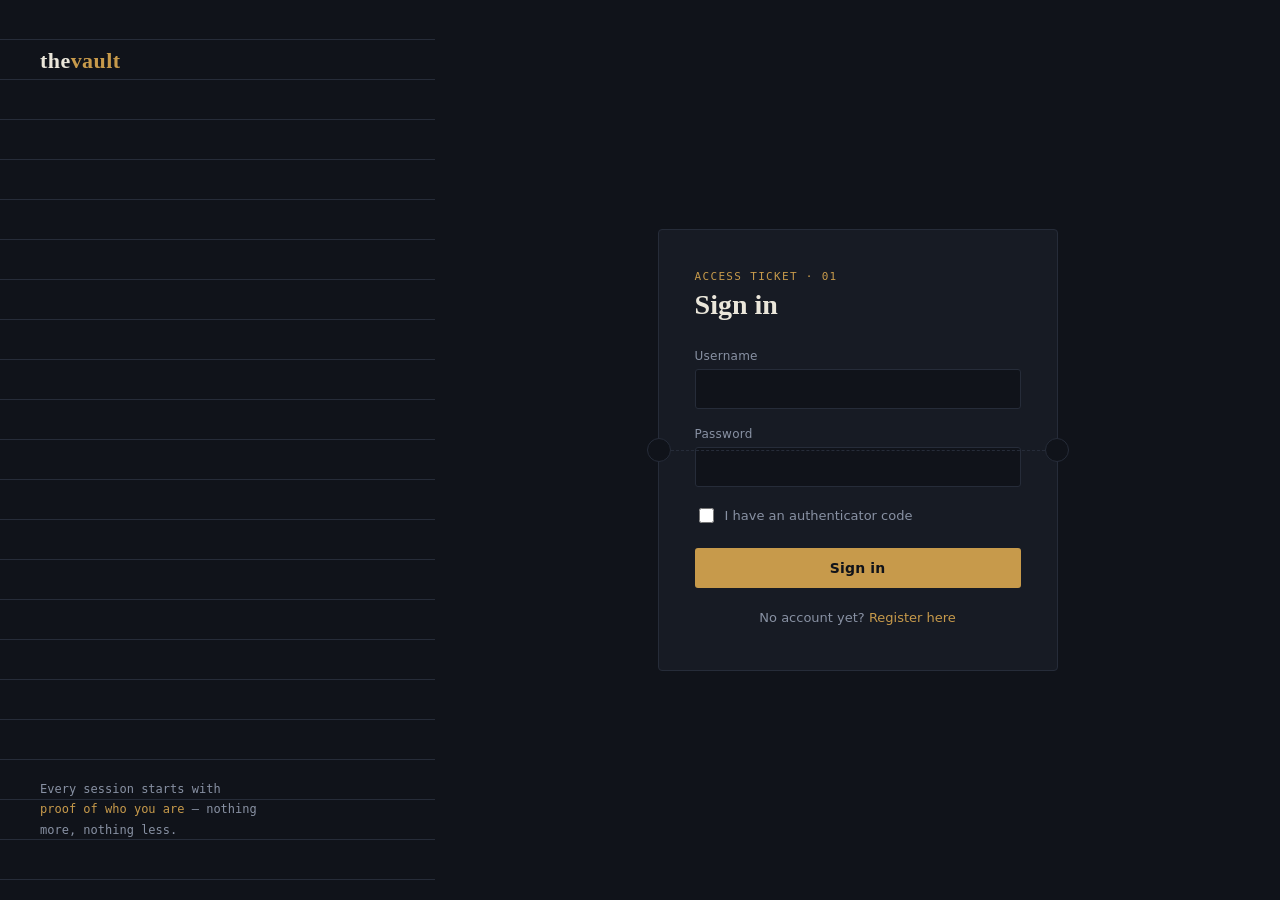
<file: MACHINE/www/www/event.html>
<!doctype html>
<html lang="en">
<head>
<meta charset="utf-8" />
<meta name="viewport" content="width=device-width, initial-scale=1" />
<title>Event</title>
<link rel="stylesheet" href="style.css" />
</head>
<body>

  <div class="dash">
    <div class="dash__topbar">
      <div class="rail__mark">the<span>vault</span></div>
      <a href="dashboard.html" class="users__back">&larr; Back to dashboard</a>
    </div>

    <main class="stage" style="padding-top: 24px; align-items: flex-start;">
      <div class="ticket ticket--wide">
        <div class="ticket__perf"></div>

        <p class="ticket__eyebrow" id="eyebrow">Event</p>
        <h1 id="eventName">—</h1>

        <div id="msg" class="msg"></div>

        <dl class="teams__kv" id="eventMeta"></dl>

        <div class="teams__invite" id="mantainerInvite" style="display:none; border-top: none; padding-top: 0;">
          <button type="button" class="teams__mini-btn" id="inviteMantainerBtn">Invite a mantainer</button>
          <div class="msg" id="inviteMantainerMsg" style="margin-top: 10px; margin-bottom: 0;"></div>
        </div>

        <div class="teams__invite" id="joinEventSection" style="display:none; border-top: none; padding-top: 0;">
          <div class="field" style="margin-bottom: 10px;">
            <label for="joinTeamName">Team name (leave blank to join solo)</label>
            <input type="text" id="joinTeamName" />
          </div>
          <button type="button" class="teams__mini-btn" id="joinEventBtn">Join event</button>
          <div class="msg" id="joinEventMsg" style="margin-top: 10px; margin-bottom: 0;"></div>
        </div>

        <div class="event__section">
          <div class="type-tabs" id="eventTabs">
            <label class="type-tab is-active" data-tab="challenges">
              <input type="radio" name="eventTab" value="challenges" checked /> Challenges
            </label>
            <label class="type-tab" data-tab="ranking">
              <input type="radio" name="eventTab" value="ranking" /> Ranking
            </label>
          </div>

          <div class="type-panel is-active" id="panelChallenges">
            <p class="event__section-sub" id="chalCount">Loading challenges…</p>

            <button type="button" class="teams__mini-btn" id="openAddChallengeBtn" style="display:none; margin-bottom: 12px;">+ Add challenge</button>
            <div id="addChallengeMsg" class="msg" style="margin-bottom: 12px;"></div>

            <div class="chal-grid" id="chalGrid"></div>
          </div>

          <div class="type-panel" id="panelRanking">
            <p class="event__section-sub" id="rankingSub">Loading ranking…</p>
            <table class="ranking-table">
              <thead>
                <tr>
                  <th style="width: 15%;">#</th>
                  <th>Team</th>
                  <th style="width: 25%; text-align: right;">Points</th>
                </tr>
              </thead>
              <tbody id="rankingRows">
                <tr><td colspan="3" style="text-align:center; color: var(--muted); font-family: var(--mono); font-size: 12px;">Loading…</td></tr>
              </tbody>
            </table>
          </div>
        </div>
      </div>
    </main>
  </div>

  <div class="modal-overlay" id="addChallengeModal" style="display:none;">
    <div class="modal">
      <div class="modal__head">
        <h3>Add challenges</h3>
        <button type="button" class="modal__close" id="closeAddChallengeModal">&times;</button>
      </div>
      <p class="event__section-sub" id="modalChalCount">Loading challenges…</p>
      <div class="chal-grid" id="modalChalGrid"></div>
      <div class="modal__actions">
        <button type="button" class="submit" id="confirmAddChallengesBtn">Add selected</button>
      </div>
    </div>
  </div>

  <script src="app.js"></script>
  <script>
    const eyebrow = document.getElementById("eyebrow");
    const eventNameEl = document.getElementById("eventName");
    const eventMeta = document.getElementById("eventMeta");
    const msg = document.getElementById("msg");
    const chalGrid = document.getElementById("chalGrid");
    const chalCount = document.getElementById("chalCount");
    const openAddChallengeBtn = document.getElementById("openAddChallengeBtn");
    const addChallengeMsg = document.getElementById("addChallengeMsg");
    const addChallengeModal = document.getElementById("addChallengeModal");
    const closeAddChallengeModal = document.getElementById("closeAddChallengeModal");
    const modalChalGrid = document.getElementById("modalChalGrid");
    const modalChalCount = document.getElementById("modalChalCount");
    const confirmAddChallengesBtn = document.getElementById("confirmAddChallengesBtn");
    const mantainerInvite = document.getElementById("mantainerInvite");
    const inviteMantainerBtn = document.getElementById("inviteMantainerBtn");
    const inviteMantainerMsg = document.getElementById("inviteMantainerMsg");
    const joinEventSection = document.getElementById("joinEventSection");
    const joinTeamName = document.getElementById("joinTeamName");
    const joinEventBtn = document.getElementById("joinEventBtn");
    const joinEventMsg = document.getElementById("joinEventMsg");
    const eventTabs = document.getElementById("eventTabs");
    const panelChallenges = document.getElementById("panelChallenges");
    const panelRanking = document.getElementById("panelRanking");
    const rankingRows = document.getElementById("rankingRows");
    const rankingSub = document.getElementById("rankingSub");

    const RANKING_POLL_MS = 20000;
    let rankingInterval = null;
    let activeTab = "challenges";

    let catalogChallenges = [];
    let modalExpandedNames = new Set();
    let selectedToAdd = new Set();

    const params = new URLSearchParams(window.location.search);
    const eventName = params.get("name") || "";
    const isPublic = params.get("isPublic") === "1";
    const isMantainer = params.get("isMantainer") === "1";
    const canEditChallenges = !isPublic && isMantainer;

    let expandedNames = new Set();
    let editingNames = new Set();
    let allChallenges = [];
    let activeContainer = null; // { instanceId, challengeName, port, status } — resets on page reload
    let solvedNames = new Set(); // repopulated from the server on every loadChallenges() call

    function escapeHtml(str) {
      return String(str).replace(/[&<>"']/g, (c) => ({
        "&": "&amp;", "<": "&lt;", ">": "&gt;", '"': "&quot;", "'": "&#39;",
      }[c]));
    }

    function truncate(str, n) {
      const s = String(str ?? "");
      return s.length > n ? s.slice(0, n) + "…" : s;
    }

    function formatDate(value) {
      if (!value) return "";
      const d = new Date(value.replace(" ", "T") + "Z"); // stored value is UTC
      if (isNaN(d)) return value;
      return d.toLocaleString(undefined, { year: "numeric", month: "short", day: "numeric", hour: "2-digit", minute: "2-digit" });
    }

    // ---------- session gate ----------
    (async () => {
      try {
        const result = await getJson(CONFIG.CHECK_SESSION_URL);
        const d = result.data || {};
        if (!d.loggedIn) { window.location.href = "login.html"; return; }
      } catch (err) {
        window.location.href = "login.html";
        return;
      }

      if (!eventName) {
        window.location.href = "dashboard.html";
        return;
      }

      eventNameEl.textContent = eventName;
      eyebrow.textContent = isPublic ? "Event" : "Event · Unpublished";

      if (canEditChallenges) {
        openAddChallengeBtn.style.display = "inline-block";
      }

      if (isMantainer) {
        mantainerInvite.style.display = "block";
      } else if (isPublic) {
        joinEventSection.style.display = "block";
      }

      renderMeta({
        startDate: params.get("startDate") || "",
        endDate: params.get("endDate") || "",
      });

      await loadActiveContainer();
      loadEventDetails();
      loadChallenges();
    })();

    // ---------- restore running container across page reloads ----------
    async function loadActiveContainer() {
      try {
        const result = await getJson(CONFIG.MANAGE_STATUS_CHALLENGE_URL);
        const d = result.data || {};
        if (d.code === "ok" && d.container && d.container.eventName === eventName) {
          activeContainer = {
            instanceId: d.container.instanceId,
            challengeName: d.container.name,
            port: d.container.port,
            status: d.container.status,
          };
        }
      } catch (err) {
        // container state just won't be restored — start/stop still work from here on
      }
    }

    // ---------- tabs ----------
    eventTabs.querySelectorAll(".type-tab").forEach((tab) => {
      tab.addEventListener("click", () => {
        activeTab = tab.dataset.tab;

        eventTabs.querySelectorAll(".type-tab").forEach((t) => t.classList.toggle("is-active", t === tab));
        panelChallenges.classList.toggle("is-active", activeTab === "challenges");
        panelRanking.classList.toggle("is-active", activeTab === "ranking");

        if (activeTab === "ranking") {
          loadRanking();
          if (!rankingInterval) rankingInterval = setInterval(loadRanking, RANKING_POLL_MS);
        }
      });
    });

    // ---------- ranking ----------
    async function loadRanking() {
      try {
        const result = await getJson(`${CONFIG.GET_RANKING_URL}?${new URLSearchParams({ eventName })}`);
        const d = result.data || {};

        if (d.code !== "ok") {
          rankingSub.textContent = d.message || "Couldn't load ranking.";
          rankingSub.style.display = "block";
          return;
        }

        renderRanking(d.ranking || []);
      } catch (err) {
        rankingSub.textContent = "Couldn't reach the server.";
        rankingSub.style.display = "block";
      }
    }

    function renderRanking(ranking) {
      if (ranking.length === 0) {
        rankingSub.textContent = "No teams have entered this event yet.";
        rankingSub.style.display = "block";
        rankingRows.innerHTML = "";
        return;
      }

      rankingSub.style.display = "none";
      rankingRows.innerHTML = ranking
        .map(
          (row) => `
        <tr>
          <td class="ranking-table__rank">#${escapeHtml(row.rank)}</td>
          <td>${escapeHtml(row.teamName)}</td>
          <td class="ranking-table__points">${escapeHtml(row.points)}</td>
        </tr>`
        )
        .join("");
    }

    function renderMeta({ startDate, endDate, description, points }) {
      const rows = [
        ["Starts", formatDate(startDate)],
        ["Ends", formatDate(endDate)],
      ];
      if (description) rows.push(["Description", description]);
      if (points !== undefined && points !== null && points !== "") rows.push(["Your points", String(points)]);

      eventMeta.innerHTML = rows
        .map(([k, v]) => `<dt>${escapeHtml(k)}</dt><dd>${escapeHtml(v)}</dd>`)
        .join("");
    }

    // ---------- extra details (description / points), when available ----------
    async function loadEventDetails() {
      try {
        const result = await getJson(CONFIG.ADMINISTRATE_CTF_URL);
        const list = Array.isArray(result.data) ? result.data : [];
        const match = list.find((ev) => ev.name === eventName);
        if (!match) return;

        renderMeta({
          startDate: params.get("startDate") || match.startDate || "",
          endDate: params.get("endDate") || match.endDate || "",
          description: match.description,
          points: match.points,
        });
      } catch (err) {
        // Description/points just stay hidden if this can't be reached.
      }
    }

    // ---------- challenges ----------
    async function loadChallenges() {
      try {
        const result = await getJson(`${CONFIG.CREATE_EVENT_URL}?${new URLSearchParams({ eventName })}`);
        const d = result.data || {};

        if (d.code !== "ok") {
          chalCount.textContent = d.message || "Couldn't load challenges.";
          return;
        }

        allChallenges = d.challenges || [];
        solvedNames = new Set(allChallenges.filter((c) => c.solved).map((c) => c.name));
        renderChallengeGrid();
      } catch (err) {
        chalCount.textContent = "Couldn't reach the server.";
      }
    }

    function challengeCardHtml(c) {
      const name = c.name ?? "";
      const isExpanded = expandedNames.has(name);
      const isEditing = editingNames.has(name);

      if (isEditing) {
        const field = (key, label, type = "text") => `
          <div class="chal-card__edit-field">
            <label>${escapeHtml(label)}</label>
            <input type="${type}" class="edit-${key}" value="${escapeHtml(c[key] ?? "")}" />
          </div>`;

        return `
          <div class="chal-card chal-card--editing" data-name="${escapeHtml(name)}">
            ${field("name", "Name")}
            ${field("category", "Category")}
            ${field("description", "Description")}
            ${field("points", "Points", "number")}
            ${field("difficulty", "Difficulty")}
            ${field("author", "Author")}
            <div class="chal-card__edit-actions">
              <button type="button" class="teams__mini-btn" data-action="save-challenge">Save</button>
              <button type="button" class="teams__mini-btn" data-action="cancel-edit">Cancel</button>
            </div>
          </div>`;
      }

      return `
        <div class="chal-card" data-name="${escapeHtml(name)}">
          <div class="chal-card__top">
            <span class="chal-card__name">${escapeHtml(name)}</span>
            <span class="chal-card__top-right">
              ${solvedNames.has(name) ? `<span class="chal-card__solved-badge">✓ Solved</span>` : ""}
              <span class="chal-card__category">${escapeHtml(c.category ?? "")}</span>
              ${
                canEditChallenges
                  ? `<button type="button" class="teams__mini-btn" data-action="edit-challenge">Edit</button>
                     <button type="button" class="teams__mini-btn teams__mini-btn--danger" data-action="delete-challenge">Delete</button>`
                  : ""
              }
            </span>
          </div>
          <div class="chal-card__desc">${escapeHtml(isExpanded ? (c.description ?? "") : truncate(c.description, 70))}</div>
          ${
            isExpanded
              ? `<dl class="chal-card__meta">
                  <dt>Points</dt><dd>${escapeHtml(c.points ?? "")}</dd>
                  <dt>Difficulty</dt><dd>${escapeHtml(c.difficulty ?? "")}</dd>
                  <dt>Author</dt><dd>${escapeHtml(c.author ?? "")}</dd>
                </dl>`
              : ""
          }
          ${containerBlockHtml(name)}
        </div>`;
    }

    function containerBlockHtml(name) {
      const container = activeContainer && activeContainer.challengeName === name ? activeContainer : null;
      const otherActive = activeContainer && !container;

      if (container) {
        const solved = solvedNames.has(name);
        return `
          <div class="chal-card__container">
            <span class="chal-card__container-status">${
              container.status === "running"
                ? `Running${container.port ? " on port " + escapeHtml(container.port) : ""}`
                : "Paused"
            }</span>
            <div class="chal-card__container-actions">
              ${
                container.status === "running"
                  ? `<button type="button" class="teams__mini-btn" data-action="stop-container">Stop</button>`
                  : `<button type="button" class="teams__mini-btn" data-action="continue-container">Continue</button>`
              }
              <button type="button" class="teams__mini-btn teams__mini-btn--danger" data-action="delete-container">Delete</button>
            </div>
          </div>
          ${
            container.status === "running"
              ? solved
                ? `<div class="chal-card__solved">✓ Solved</div>`
                : `<div class="chal-card__flag-form">
                    <input type="text" class="flag-input" placeholder="Flag" />
                    <button type="button" class="teams__mini-btn" data-action="submit-flag">Submit</button>
                  </div>`
              : ""
          }`;
      }

      return `
        <div class="chal-card__container">
          <button type="button" class="teams__mini-btn" data-action="start-container" ${otherActive ? "disabled" : ""} title="${
        otherActive ? "Stop or delete your current challenge first" : ""
      }">Start</button>
        </div>`;
    }

    function renderChallengeGrid() {
      chalCount.textContent = `${allChallenges.length} challenge${allChallenges.length === 1 ? "" : "s"}`;

      if (allChallenges.length === 0) {
        chalGrid.innerHTML = `<div class="chal-empty">No challenges attached to this event yet.</div>`;
        return;
      }

      chalGrid.innerHTML = allChallenges.map(challengeCardHtml).join("");

      chalGrid.querySelectorAll(".chal-card").forEach((card) => {
        if (card.classList.contains("chal-card--editing")) {
          card.querySelector('[data-action="save-challenge"]').addEventListener("click", (e) => {
            e.stopPropagation();
            saveChallenge(card);
          });
          card.querySelector('[data-action="cancel-edit"]').addEventListener("click", (e) => {
            e.stopPropagation();
            editingNames.delete(card.dataset.name);
            renderChallengeGrid();
          });
          return;
        }

        card.addEventListener("click", (e) => {
          if (e.target.closest("button")) return;
          if (window.getSelection().toString().length > 0) return; // don't collapse mid text-selection (e.g. copying the port)
          const name = card.dataset.name;
          if (expandedNames.has(name)) expandedNames.delete(name);
          else expandedNames.add(name);
          renderChallengeGrid();
        });

        const editBtn = card.querySelector('[data-action="edit-challenge"]');
        if (editBtn) {
          editBtn.addEventListener("click", (e) => {
            e.stopPropagation();
            editingNames.add(card.dataset.name);
            renderChallengeGrid();
          });
        }

        const deleteBtn = card.querySelector('[data-action="delete-challenge"]');
        if (deleteBtn) {
          deleteBtn.addEventListener("click", (e) => {
            e.stopPropagation();
            deleteChallenge(card.dataset.name, deleteBtn);
          });
        }

        const startBtn = card.querySelector('[data-action="start-container"]');
        if (startBtn) {
          startBtn.addEventListener("click", (e) => {
            e.stopPropagation();
            const c = allChallenges.find((x) => x.name === card.dataset.name);
            startContainer(card.dataset.name, c ? c.category : "", startBtn);
          });
        }

        const stopBtn = card.querySelector('[data-action="stop-container"]');
        if (stopBtn) {
          stopBtn.addEventListener("click", (e) => {
            e.stopPropagation();
            stopContainer(stopBtn);
          });
        }

        const continueBtn = card.querySelector('[data-action="continue-container"]');
        if (continueBtn) {
          continueBtn.addEventListener("click", (e) => {
            e.stopPropagation();
            continueContainer(continueBtn);
          });
        }

        const deleteContainerBtn = card.querySelector('[data-action="delete-container"]');
        if (deleteContainerBtn) {
          deleteContainerBtn.addEventListener("click", (e) => {
            e.stopPropagation();
            deleteContainer(deleteContainerBtn);
          });
        }

        const submitFlagBtn = card.querySelector('[data-action="submit-flag"]');
        if (submitFlagBtn) {
          submitFlagBtn.addEventListener("click", (e) => {
            e.stopPropagation();
            submitFlag(card.dataset.name, card, submitFlagBtn);
          });
          const flagInput = card.querySelector(".flag-input");
          if (flagInput) {
            flagInput.addEventListener("click", (e) => e.stopPropagation());
            flagInput.addEventListener("keydown", (e) => {
              if (e.key === "Enter") {
                e.preventDefault();
                submitFlag(card.dataset.name, card, submitFlagBtn);
              }
            });
          }
        }
      });
    }

    async function submitFlag(name, card, btn) {
      const flagInput = card.querySelector(".flag-input");
      const flag = flagInput ? flagInput.value.trim() : "";

      if (!flag) {
        alert("Enter a flag.");
        return;
      }

      btn.disabled = true;
      btn.textContent = "Checking…";

      try {
        const result = await postJson(CONFIG.SUBMIT_FLAG_URL, { eventName, name, flag });
        const d = result.data || {};

        if (d.code !== "ok") {
          alert(d.message || "Incorrect flag.");
          btn.disabled = false;
          btn.textContent = "Submit";
          return;
        }

        solvedNames.add(name);
        alert(d.message || "Correct flag!");
        renderChallengeGrid();
      } catch (err) {
        alert("Couldn't reach the server.");
        btn.disabled = false;
        btn.textContent = "Submit";
      }
    }

    // ---------- challenge container (start/stop/continue/delete) ----------
    async function startContainer(name, category, btn) {
      btn.disabled = true;
      btn.textContent = "Starting…";

      try {
        const result = await postJson(CONFIG.MANAGE_STATUS_CHALLENGE_URL, { eventName, name });
        const d = result.data || {};

        if (String(category).toLowerCase() === "web") {
          // manageStatusChallenge.php doesn't return a port/body for web challenges —
          // treat any non-network-error response as started.
          activeContainer = { instanceId: null, challengeName: name, port: null, status: "running" };
          alert("Challenge started. Web challenges don't return a port here — check with the event organizer for the access URL. It also can't be stopped/deleted from here.");
          renderChallengeGrid();
          return;
        }

        if (d.code !== "ok") {
          alert(d.message || "Failed to start the challenge.");
          btn.disabled = false;
          btn.textContent = "Start";
          return;
        }

        const instanceMatch = /instance:\s*(\S+)/.exec(d.message || "");
        const portMatch = /Port:\s*(\d+)/.exec(d.message || "");
        activeContainer = {
          instanceId: instanceMatch ? instanceMatch[1] : null,
          challengeName: name,
          port: portMatch ? portMatch[1] : null,
          status: "running",
        };
        renderChallengeGrid();
      } catch (err) {
        alert("Couldn't reach the server.");
        btn.disabled = false;
        btn.textContent = "Start";
      }
    }

    async function stopContainer(btn) {
      if (!activeContainer || !activeContainer.instanceId) return;
      btn.disabled = true;
      btn.textContent = "Stopping…";

      try {
        const result = await putJson(CONFIG.MANAGE_STATUS_CHALLENGE_URL, { option: "stop", instanceId: activeContainer.instanceId });
        const d = result.data || {};

        if (d.code !== "ok") {
          alert(d.message || "Failed to stop the challenge.");
          btn.disabled = false;
          btn.textContent = "Stop";
          return;
        }

        activeContainer.status = "pause";
        renderChallengeGrid();
      } catch (err) {
        alert("Couldn't reach the server.");
        btn.disabled = false;
        btn.textContent = "Stop";
      }
    }

    async function continueContainer(btn) {
      if (!activeContainer || !activeContainer.instanceId) return;
      btn.disabled = true;
      btn.textContent = "Resuming…";

      try {
        const result = await putJson(CONFIG.MANAGE_STATUS_CHALLENGE_URL, { option: "continue", instanceId: activeContainer.instanceId });
        const d = result.data || {};

        if (d.code !== "ok") {
          alert(d.message || "Failed to resume the challenge.");
          btn.disabled = false;
          btn.textContent = "Continue";
          return;
        }

        const portMatch = /Port:\s*(\d+)/.exec(d.message || "");
        activeContainer.status = "running";
        activeContainer.port = portMatch ? portMatch[1] : activeContainer.port;
        renderChallengeGrid();
      } catch (err) {
        alert("Couldn't reach the server.");
        btn.disabled = false;
        btn.textContent = "Continue";
      }
    }

    async function deleteContainer(btn) {
      if (!confirm("Delete this challenge instance? This can't be undone.")) return;
      btn.disabled = true;
      btn.textContent = "…";

      try {
        const result = await deleteJson(CONFIG.MANAGE_STATUS_CHALLENGE_URL, {});
        const d = result.data || {};

        if (d.code !== "ok") {
          alert(d.message || "Failed to delete the challenge instance.");
          btn.disabled = false;
          btn.textContent = "Delete";
          return;
        }

        activeContainer = null;
        renderChallengeGrid();
      } catch (err) {
        alert("Couldn't reach the server.");
        btn.disabled = false;
        btn.textContent = "Delete";
      }
    }

    // ---------- invite a mantainer ----------
    inviteMantainerBtn.addEventListener("click", async () => {
      hideMsg(inviteMantainerMsg);

      inviteMantainerBtn.disabled = true;
      inviteMantainerBtn.textContent = "Generating…";

      try {
        const result = await postJson(CONFIG.CREATE_EVENT_INVITE_URL, { eventName });
        const d = result.data || {};

        if (d.code !== "ok") {
          showMsg(inviteMantainerMsg, d.message || "Failed to generate invite code.", "bad");
        } else {
          showMsg(inviteMantainerMsg, d.message, "good");
        }
      } catch (err) {
        showMsg(inviteMantainerMsg, "Couldn't reach the server.", "bad");
      } finally {
        inviteMantainerBtn.disabled = false;
        inviteMantainerBtn.textContent = "Invite a mantainer";
      }
    });

    // ---------- join event ----------
    joinEventBtn.addEventListener("click", async () => {
      hideMsg(joinEventMsg);

      joinEventBtn.disabled = true;
      joinEventBtn.textContent = "Joining…";

      try {
        const payload = { eventName };
        const teamName = joinTeamName.value.trim();
        if (teamName) payload.teamName = teamName;

        const result = await postJson(CONFIG.JOIN_EVENT_URL, payload);
        const d = result.data || {};

        if (d.code !== "ok") {
          showMsg(joinEventMsg, d.message || "Failed to join event.", "bad");
        } else {
          showMsg(joinEventMsg, d.message || "Joined.", "good");
          loadChallenges();
        }
      } catch (err) {
        showMsg(joinEventMsg, "Couldn't reach the server.", "bad");
      } finally {
        joinEventBtn.disabled = false;
        joinEventBtn.textContent = "Join event";
      }
    });

    async function deleteChallenge(name, btn) {
      if (!confirm(`Remove "${name}" from this event?`)) return;

      btn.disabled = true;
      btn.textContent = "…";

      try {
        const result = await deleteJson(CONFIG.CREATE_EVENT_URL, { eventName, challengeName: name });
        const d = result.data || {};

        if (d.code !== "ok") {
          alert(d.message || "Failed to remove challenge.");
          btn.disabled = false;
          btn.textContent = "Delete";
          return;
        }

        expandedNames.delete(name);
        editingNames.delete(name);
        loadChallenges();
      } catch (err) {
        alert("Couldn't reach the server.");
        btn.disabled = false;
        btn.textContent = "Delete";
      }
    }

    // ---------- add-challenge modal ----------
    async function openModal() {
      addChallengeModal.style.display = "flex";
      selectedToAdd.clear();
      modalExpandedNames.clear();
      confirmAddChallengesBtn.textContent = "Add selected";

      if (catalogChallenges.length === 0) {
        modalChalCount.textContent = "Loading challenges…";
        try {
          const result = await getJson(CONFIG.GET_CHALLENGES_FOR_CTF_URL);
          const d = result.data || {};
          if (d.code !== "ok") {
            modalChalCount.textContent = d.message || "Couldn't load challenges.";
            return;
          }
          catalogChallenges = d.challenges || [];
        } catch (err) {
          modalChalCount.textContent = "Couldn't reach the server.";
          return;
        }
      }

      renderModalGrid();
    }

    function closeModal() {
      addChallengeModal.style.display = "none";
    }

    function renderModalGrid() {
      const alreadyAdded = new Set(allChallenges.map((c) => c.name));
      const available = catalogChallenges.filter((c) => !alreadyAdded.has(c.name));

      modalChalCount.textContent = `${available.length} available`;

      if (available.length === 0) {
        modalChalGrid.innerHTML = `<div class="chal-empty">No more challenges to add.</div>`;
        return;
      }

      modalChalGrid.classList.add("is-select-mode");
      modalChalGrid.innerHTML = available
        .map((c) => {
          const name = c.name ?? "";
          const isExpanded = modalExpandedNames.has(name);
          const isSelected = selectedToAdd.has(name);

          return `
            <div class="chal-card ${isSelected ? "is-selected" : ""}" data-name="${escapeHtml(name)}">
              <input type="checkbox" class="chal-card__check" data-name="${escapeHtml(name)}" ${isSelected ? "checked" : ""} />
              <div class="chal-card__top">
                <span class="chal-card__name">${escapeHtml(name)}</span>
                <span class="chal-card__category">${escapeHtml(c.category ?? "")}</span>
              </div>
              <div class="chal-card__desc">${escapeHtml(isExpanded ? (c.description ?? "") : truncate(c.description, 70))}</div>
              ${
                isExpanded
                  ? `<dl class="chal-card__meta">
                      <dt>Points</dt><dd>${escapeHtml(c.points ?? "")}</dd>
                      <dt>Difficulty</dt><dd>${escapeHtml(c.difficulty ?? "")}</dd>
                      <dt>Author</dt><dd>${escapeHtml(c.author ?? "")}</dd>
                    </dl>`
                  : ""
              }
            </div>`;
        })
        .join("");

      modalChalGrid.querySelectorAll(".chal-card").forEach((card) => {
        card.addEventListener("click", (e) => {
          if (e.target.classList.contains("chal-card__check")) return;
          const name = card.dataset.name;
          if (modalExpandedNames.has(name)) modalExpandedNames.delete(name);
          else modalExpandedNames.add(name);
          renderModalGrid();
        });
      });

      modalChalGrid.querySelectorAll(".chal-card__check").forEach((cb) => {
        cb.addEventListener("click", (e) => e.stopPropagation());
        cb.addEventListener("change", () => {
          const name = cb.dataset.name;
          if (cb.checked) selectedToAdd.add(name);
          else selectedToAdd.delete(name);
          cb.closest(".chal-card").classList.toggle("is-selected", cb.checked);
          confirmAddChallengesBtn.textContent = selectedToAdd.size > 0 ? `Add selected (${selectedToAdd.size})` : "Add selected";
        });
      });
    }

    openAddChallengeBtn.addEventListener("click", openModal);
    closeAddChallengeModal.addEventListener("click", closeModal);
    addChallengeModal.addEventListener("click", (e) => {
      if (e.target === addChallengeModal) closeModal();
    });

    confirmAddChallengesBtn.addEventListener("click", async () => {
      const names = Array.from(selectedToAdd);
      if (names.length === 0) {
        alert("Select at least one challenge.");
        return;
      }

      confirmAddChallengesBtn.disabled = true;
      confirmAddChallengesBtn.textContent = "Adding…";

      try {
        const result = await postJson(CONFIG.CREATE_EVENT_URL, { eventName, challenges: names });
        const d = result.data || {};

        if (d.code !== "ok") {
          showMsg(addChallengeMsg, d.message || "Failed to add challenges.", "bad");
          confirmAddChallengesBtn.disabled = false;
          confirmAddChallengesBtn.textContent = "Add selected";
          return;
        }

        closeModal();
        showMsg(addChallengeMsg, "Challenges added.", "good");
        loadChallenges();
      } catch (err) {
        showMsg(addChallengeMsg, "Couldn't reach the server.", "bad");
      } finally {
        confirmAddChallengesBtn.disabled = false;
        confirmAddChallengesBtn.textContent = "Add selected";
      }
    });

    async function saveChallenge(card) {
      const originalName = card.dataset.name;
      const newName = card.querySelector(".edit-name").value.trim();
      const category = card.querySelector(".edit-category").value.trim();
      const description = card.querySelector(".edit-description").value.trim();
      const points = card.querySelector(".edit-points").value.trim();
      const difficulty = card.querySelector(".edit-difficulty").value.trim();
      const author = card.querySelector(".edit-author").value.trim();

      const changes = {};
      if (newName && newName !== originalName) changes.name = newName;
      if (category) changes.category = category;
      if (description) changes.description = description;
      if (points !== "") changes.points = Number(points);
      if (difficulty) changes.difficulty = difficulty;
      if (author) changes.author = author;

      if (Object.keys(changes).length === 0) {
        editingNames.delete(originalName);
        renderChallengeGrid();
        return;
      }

      const saveBtn = card.querySelector('[data-action="save-challenge"]');
      saveBtn.disabled = true;
      saveBtn.textContent = "Saving…";

      try {
        const result = await putJson(CONFIG.CREATE_EVENT_URL, { eventName, challengeName: originalName, changes });
        const d = result.data || {};

        if (d.code !== "ok") {
          alert(d.message || "Failed to update challenge.");
          saveBtn.disabled = false;
          saveBtn.textContent = "Save";
          return;
        }

        const idx = allChallenges.findIndex((c) => c.name === originalName);
        if (idx !== -1) {
          allChallenges[idx] = { ...allChallenges[idx], ...changes };
        }
        editingNames.delete(originalName);
        expandedNames.delete(originalName);
        renderChallengeGrid();
      } catch (err) {
        alert("Couldn't reach the server.");
        saveBtn.disabled = false;
        saveBtn.textContent = "Save";
      }
    }
  </script>
</body>
</html>
</file>
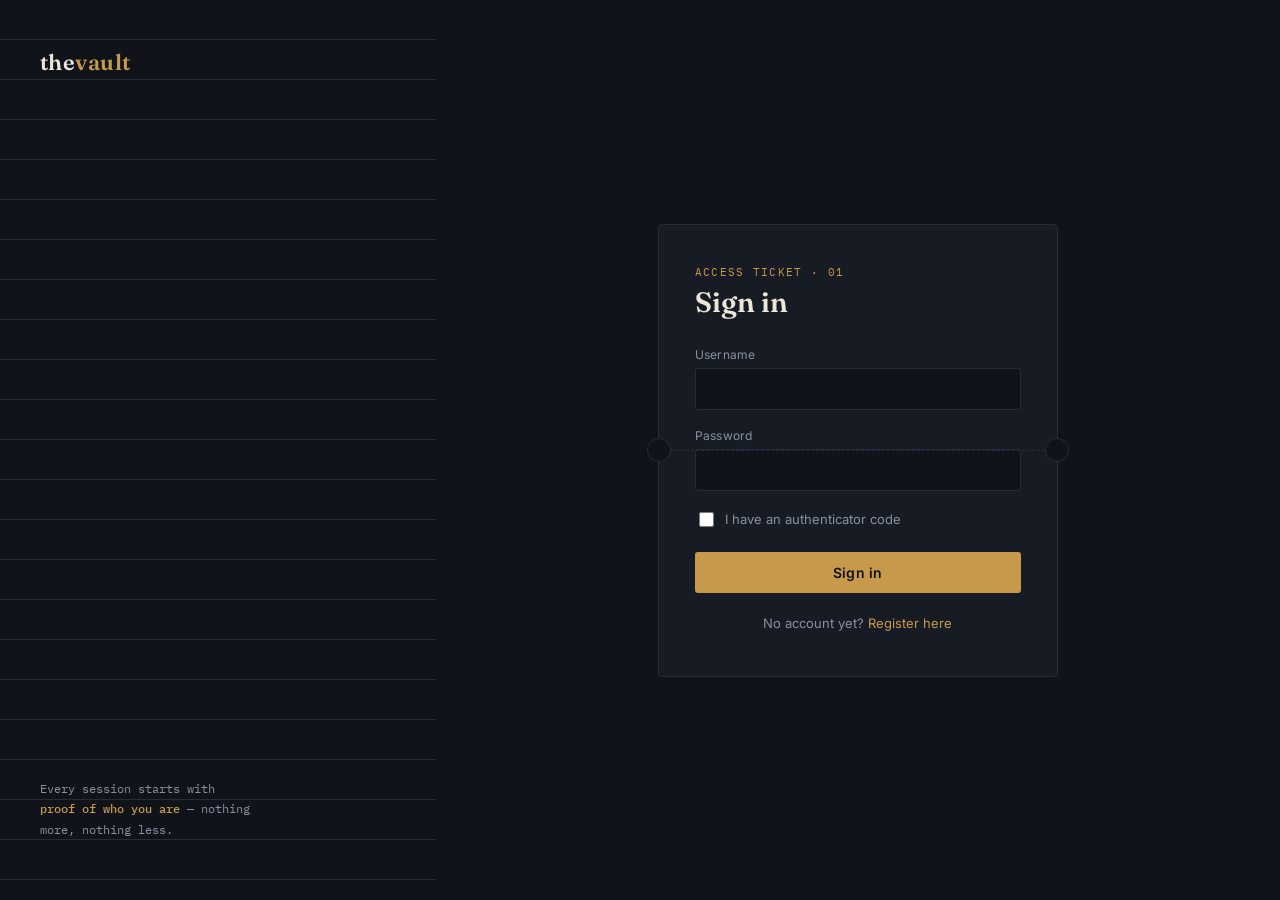
<file: MACHINE/www/www/login.html>
<!doctype html>
<html lang="en">
<head>
<meta charset="utf-8" />
<meta name="viewport" content="width=device-width, initial-scale=1" />
<title>Sign in</title>
<link rel="stylesheet" href="style.css" />
</head>
<body>

  <aside class="rail">
    <div class="rail__mark">the<span>vault</span></div>
    <p class="rail__quote">Every session starts with <b>proof of who you are</b> — nothing more, nothing less.</p>
  </aside>

  <main class="stage">
    <div class="ticket">
      <div class="ticket__perf"></div>
      <p class="ticket__eyebrow">Access ticket · 01</p>
      <h1>Sign in</h1>

      <div id="msg" class="msg"></div>

      <form id="loginForm" novalidate>
        <div class="field">
          <label for="username">Username</label>
          <input type="text" id="username" name="username" autocomplete="username" required />
        </div>

        <div class="field">
          <label for="password">Password</label>
          <input type="password" id="password" name="password" autocomplete="current-password" required />
        </div>

        <label class="check">
          <input type="checkbox" id="totpToggle" />
          <span>I have an authenticator code</span>
        </label>

        <div class="field field--totp" id="totpField">
          <label for="totp">6-digit code</label>
          <input type="text" id="totp" name="totp" inputmode="numeric" autocomplete="one-time-code" maxlength="10" placeholder="123456" />
        </div>

        <button type="submit" class="submit" id="submitBtn">Sign in</button>
      </form>

      <p class="switch">No account yet? <a href="register.html">Register here</a></p>
    </div>
  </main>

  <script src="app.js"></script>
  <script>
    const form = document.getElementById("loginForm");
    const msg = document.getElementById("msg");
    const submitBtn = document.getElementById("submitBtn");
    const totpToggle = document.getElementById("totpToggle");
    const totpField = document.getElementById("totpField");
    const totpInput = document.getElementById("totp");

    totpToggle.addEventListener("change", () => {
      totpField.classList.toggle("is-open", totpToggle.checked);
      if (totpToggle.checked) totpInput.focus();
    });

    form.addEventListener("submit", async (e) => {
      e.preventDefault();
      hideMsg(msg);

      const username = document.getElementById("username").value.trim();
      const password = document.getElementById("password").value;
      const totp = totpToggle.checked ? totpInput.value.trim() : "";

      if (!username || !password) {
        showMsg(msg, "Username and password are required.", "bad");
        return;
      }

      setBusy(submitBtn, true, "Signing in…", "Sign in");

      try {
        const result = await postForm(CONFIG.LOGIN_URL, { username, password, totp });
        const parsed = parseApiResponse(result);

        if (parsed.requiresTotp && !totpToggle.checked) {
          totpToggle.checked = true;
          totpField.classList.add("is-open");
          totpInput.focus();
          showMsg(msg, "This account has 2FA enabled — enter your authenticator code.", "bad");
          return;
        }

        if (!parsed.success) {
          showMsg(msg, parsed.message || "Sign in failed. Check your credentials and try again.", "bad");
          return;
        }

        showMsg(msg, "Signed in — redirecting…", "good");
        setTimeout(() => {
          window.location.href = CONFIG.AFTER_LOGIN_URL;
        }, 500);
      } catch (err) {
        showMsg(msg, "Couldn't reach the server. Please try again.", "bad");
      } finally {
        setBusy(submitBtn, false, "Signing in…", "Sign in");
      }
    });
  </script>
</body>
</html>
</file>
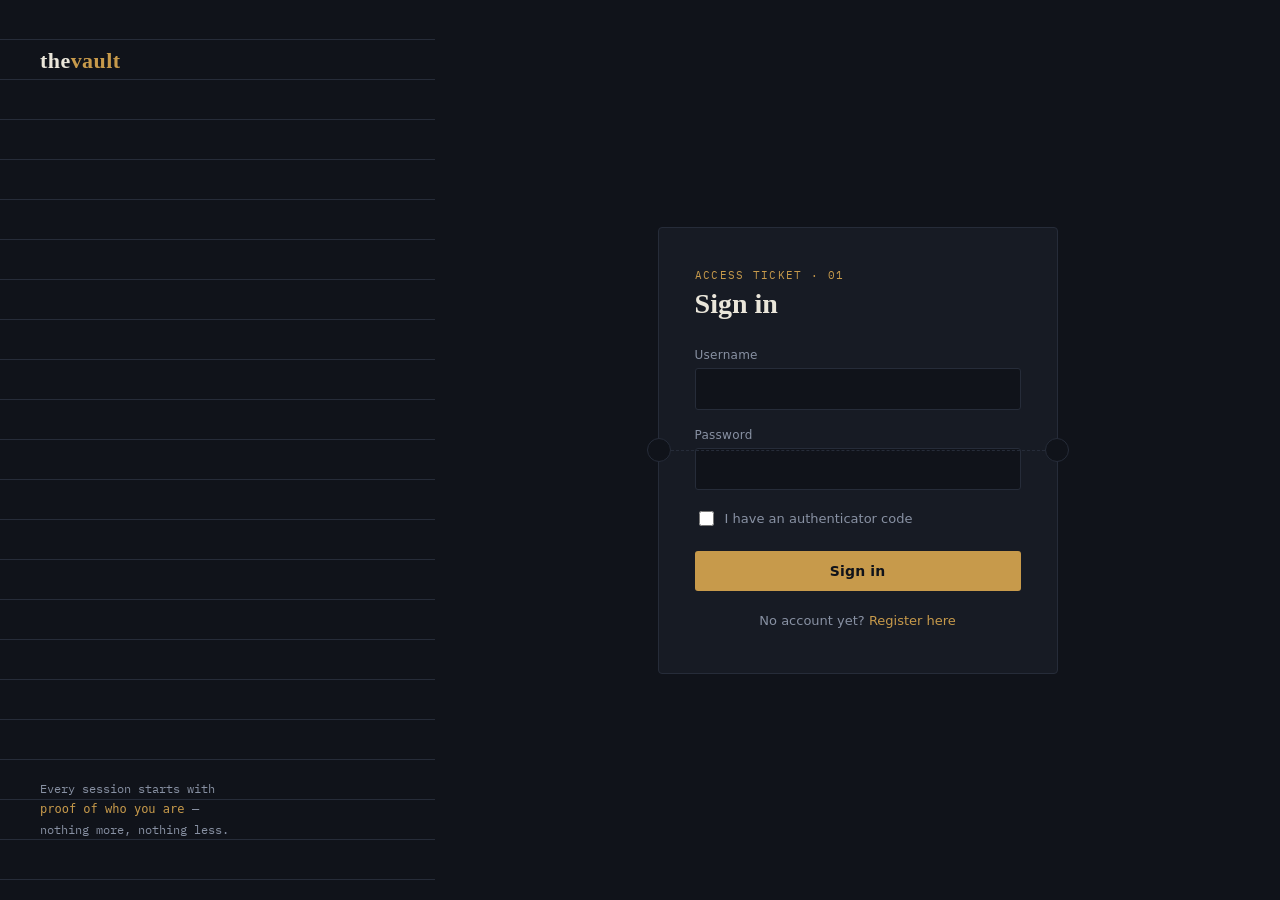
<file: MACHINE/www/www/manageUsers.html>
<!doctype html>
<html lang="en">
<head>
<meta charset="utf-8" />
<meta name="viewport" content="width=device-width, initial-scale=1" />
<title>Manage users</title>
<link rel="stylesheet" href="style.css" />
</head>
<body>

  <div class="dash">
    <div class="dash__topbar">
      <div class="rail__mark">the<span>vault</span></div>
      <a href="dashboard.html" class="users__back">&larr; Back to dashboard</a>
    </div>

    <div class="users">
      <div class="users__head">
        <h2>Manage users</h2>
        <p id="userCount" style="font-family: var(--mono); font-size: 11px; color: var(--muted);"></p>
      </div>

      <table>
        <thead>
          <tr>
            <th style="width: 34%;">Username</th>
            <th>Creator</th>
            <th>Admin</th>
            <th style="width: 90px;"></th>
            <th style="width: 70px;"></th>
          </tr>
        </thead>
        <tbody id="userRows">
          <tr><td colspan="4" style="text-align:center; color: var(--muted); font-family: var(--mono); font-size: 12px;">Loading…</td></tr>
        </tbody>
      </table>
    </div>
  </div>

  <script src="app.js"></script>
  <script>
    const userRows = document.getElementById("userRows");
    const userCount = document.getElementById("userCount");

    function escapeHtml(str) {
      return String(str).replace(/[&<>"']/g, (c) => ({
        "&": "&amp;", "<": "&lt;", ">": "&gt;", '"': "&quot;", "'": "&#39;",
      }[c]));
    }

    function userRowHtml(user) {
      const uname = escapeHtml(user.username);
      return `
        <tr data-username="${uname}" data-is-creator="${user.isCreator ? "1" : "0"}" data-is-admin="${user.isAdmin ? "1" : "0"}">
          <td>
            <input type="text" class="f-newUsername" value="${uname}" />
          </td>
          <td><input type="checkbox" class="f-isCreator" ${user.isCreator ? "checked" : ""} /></td>
          <td><input type="checkbox" class="f-isAdmin" ${user.isAdmin ? "checked" : ""} /></td>
          <td>
            <button class="users__save">Save</button>
            <div class="users__status"></div>
          </td>
          <td>
            <button class="users__delete">Delete</button>
          </td>
        </tr>`;
    }

    async function loadUsers() {
      try {
        const result = await getJson(CONFIG.MANAGE_USERS_URL);
        const d = result.data || {};

        if (d.code !== "ok") {
          userRows.innerHTML = `<tr><td colspan="4" style="text-align:center; color:#e08379; font-family: var(--mono); font-size: 12px;">Couldn't load users (not authorized, or session expired).</td></tr>`;
          return;
        }

        const users = d.users || [];
        userCount.textContent = `${users.length} user${users.length === 1 ? "" : "s"}`;

        if (users.length === 0) {
          userRows.innerHTML = `<tr><td colspan="4" style="text-align:center; color: var(--muted); font-family: var(--mono); font-size: 12px;">No users found.</td></tr>`;
          return;
        }

        userRows.innerHTML = users.map(userRowHtml).join("");
        userRows.querySelectorAll("tr[data-username]").forEach(wireRow);
      } catch (err) {
        userRows.innerHTML = `<tr><td colspan="4" style="text-align:center; color:#e08379; font-family: var(--mono); font-size: 12px;">Couldn't reach the server.</td></tr>`;
      }
    }

    function wireRow(row) {
      const saveBtn = row.querySelector(".users__save");
      const deleteBtn = row.querySelector(".users__delete");
      const statusEl = row.querySelector(".users__status");
      const newUsernameInput = row.querySelector(".f-newUsername");
      const isCreatorInput = row.querySelector(".f-isCreator");
      const isAdminInput = row.querySelector(".f-isAdmin");

      deleteBtn.addEventListener("click", async () => {
        const currentUsername = row.dataset.username;
        if (!confirm(`Delete user "${currentUsername}"? This can't be undone.`)) return;

        deleteBtn.disabled = true;
        saveBtn.disabled = true;
        deleteBtn.textContent = "Deleting…";

        try {
          const result = await deleteJson(CONFIG.MANAGE_USERS_URL, { username: currentUsername });
          const d = result.data || {};

          if (d.code !== "ok") {
            statusEl.textContent = d.message || d.error || "Failed to delete.";
            statusEl.className = "users__status is-bad";
            deleteBtn.disabled = false;
            saveBtn.disabled = false;
            deleteBtn.textContent = "Delete";
            return;
          }

          row.remove();
          const remaining = userRows.querySelectorAll("tr[data-username]").length;
          userCount.textContent = `${remaining} user${remaining === 1 ? "" : "s"}`;
        } catch (err) {
          statusEl.textContent = "Couldn't reach the server.";
          statusEl.className = "users__status is-bad";
          deleteBtn.disabled = false;
          saveBtn.disabled = false;
          deleteBtn.textContent = "Delete";
        }
      });

      saveBtn.addEventListener("click", async () => {
        const originalUsername = row.dataset.username;
        const changes = [];

        const newUsername = newUsernameInput.value.trim();
        if (newUsername && newUsername !== originalUsername) {
          changes.push({ newUsername });
        }

        const originalIsCreator = row.dataset.isCreator === "1";
        const originalIsAdmin = row.dataset.isAdmin === "1";
        if (isCreatorInput.checked !== originalIsCreator) {
          changes.push({ isCreator: isCreatorInput.checked });
        }
        if (isAdminInput.checked !== originalIsAdmin) {
          changes.push({ isAdmin: isAdminInput.checked });
        }

        if (changes.length === 0) {
          statusEl.textContent = "Nothing changed.";
          statusEl.className = "users__status";
          return;
        }

        saveBtn.disabled = true;
        saveBtn.textContent = "Saving…";
        statusEl.textContent = "";
        statusEl.className = "users__status";

        // One PUT per changed field, sent in order, each keyed off
        // whatever username is currently on record for this row (a
        // rename in an earlier step must be reflected before the
        // next request, since the API looks users up by username).
        let currentUsername = originalUsername;
        const failures = [];

        for (const change of changes) {
          try {
            const result = await putJson(CONFIG.MANAGE_USERS_URL, {
              username: currentUsername,
              ...change,
            });
            const d = result.data || {};

            if (d.code !== "ok") {
              failures.push(Object.keys(change)[0] + ": " + (d.message || d.error || "failed"));
              continue;
            }

            if (change.newUsername) currentUsername = change.newUsername;
            if (change.isCreator !== undefined) row.dataset.isCreator = change.isCreator ? "1" : "0";
            if (change.isAdmin !== undefined) row.dataset.isAdmin = change.isAdmin ? "1" : "0";
          } catch (err) {
            failures.push(Object.keys(change)[0] + ": couldn't reach the server");
          }
        }

        row.dataset.username = currentUsername;
        newUsernameInput.value = currentUsername;

        if (failures.length === 0) {
          statusEl.textContent = "Saved.";
          statusEl.className = "users__status is-good";
        } else {
          statusEl.textContent = failures.join(" · ");
          statusEl.className = "users__status is-bad";
        }

        saveBtn.disabled = false;
        saveBtn.textContent = "Save";
      });
    }

    async function guardAdminAccess() {
      try {
        const result = await getJson(CONFIG.CHECK_SESSION_URL);
        const d = result.data || {};
        if (!d.loggedIn) {
          window.location.href = "login.html";
          return;
        }
        if (!d.isAdmin) {
          window.location.href = "dashboard.html";
          return;
        }
        loadUsers();
      } catch (err) {
        window.location.href = "login.html";
      }
    }

    guardAdminAccess();
  </script>
</body>
</html>
</file>
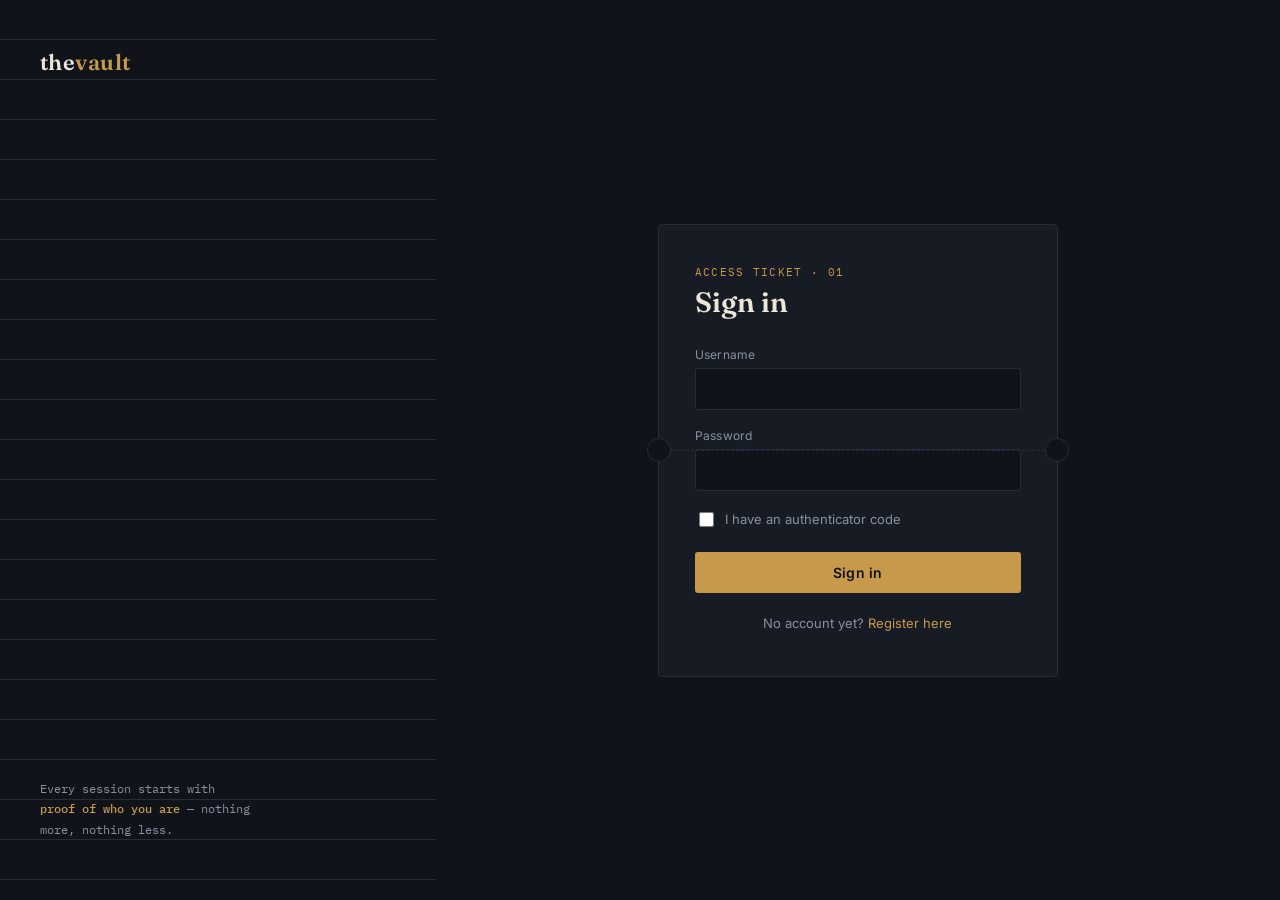
<file: MACHINE/www/www/teams.html>
<!doctype html>
<html lang="en">
<head>
<meta charset="utf-8" />
<meta name="viewport" content="width=device-width, initial-scale=1" />
<title>Manage teams</title>
<link rel="stylesheet" href="style.css" />
</head>
<body>

  <div class="dash">
    <div class="dash__topbar">
      <div class="rail__mark">the<span>vault</span></div>
      <a href="dashboard.html" class="users__back">&larr; Back to dashboard</a>
    </div>

    <div class="teams">

      <!-- ---------- left: list + create ---------- -->
      <div>
        <div class="teams__head">
          <h2>Your teams</h2>
        </div>
        <div class="teams__list" id="teamsList">
          <div class="teams__empty">Loading…</div>
        </div>

        <div class="teams__create">
          <h3>Create a team</h3>
          <div id="createMsg" class="msg"></div>
          <form id="createForm" novalidate>
            <div class="field">
              <label for="teamName">Name</label>
              <input type="text" id="teamName" name="teamName" required />
            </div>
            <div class="field">
              <label for="teamDesc">Description</label>
              <input type="text" id="teamDesc" name="teamDesc" />
            </div>
            <button type="submit" class="submit" id="createBtn">Create team</button>
          </form>
        </div>

        <div class="teams__create" style="margin-top: 20px;">
          <h3>Join a team</h3>
          <div id="joinMsg" class="msg"></div>
          <form id="joinForm" novalidate>
            <div class="field">
              <label for="teamCode">Invite code</label>
              <input type="text" id="teamCode" name="teamCode" required />
            </div>
            <button type="submit" class="submit" id="joinBtn">Join team</button>
          </form>
        </div>
      </div>

      <!-- ---------- right: detail ---------- -->
      <div class="teams__detail" id="teamDetail">
        <p class="teams__detail-placeholder">Select a team on the left to see details.</p>
      </div>

    </div>
  </div>

  <script src="app.js"></script>
  <script>
    const teamsList = document.getElementById("teamsList");
    const teamDetail = document.getElementById("teamDetail");
    const createForm = document.getElementById("createForm");
    const createMsg = document.getElementById("createMsg");
    const createBtn = document.getElementById("createBtn");
    const joinForm = document.getElementById("joinForm");
    const joinMsg = document.getElementById("joinMsg");
    const joinBtn = document.getElementById("joinBtn");

    let currentTeams = [];
    let activeTeamName = null;

    function escapeHtml(str) {
      return String(str).replace(/[&<>"']/g, (c) => ({
        "&": "&amp;", "<": "&lt;", ">": "&gt;", '"': "&quot;", "'": "&#39;",
      }[c]));
    }

    // ---------- session guard ----------
    (async () => {
      try {
        const result = await getJson(CONFIG.CHECK_SESSION_URL);
        const d = result.data || {};
        if (!d.loggedIn) { window.location.href = "login.html"; return; }
        loadTeams();
      } catch (err) {
        window.location.href = "login.html";
      }
    })();

    // ---------- list ----------
    async function loadTeams() {
      try {
        const result = await getJson(CONFIG.MANAGE_TEAMS_URL);
        const d = result.data || {};

        if (d.code !== "ok") {
          teamsList.innerHTML = `<div class="teams__empty">Couldn't load teams.</div>`;
          return;
        }

        // Confirmed shape: { code, teams: [{ name, description }] }
        currentTeams = d.teams || [];
        renderTeamsList();
      } catch (err) {
        teamsList.innerHTML = `<div class="teams__empty">Couldn't reach the server.</div>`;
      }
    }

    function renderTeamsList() {
      if (currentTeams.length === 0) {
        teamsList.innerHTML = `<div class="teams__empty">You're not on any teams yet.</div>`;
        return;
      }

      teamsList.innerHTML = currentTeams
        .map((team) => {
          const name = team.name ?? "";
          const desc = team.description ?? "";
          const active = name === activeTeamName ? "is-active" : "";
          return `
            <div class="teams__item ${active}" data-team="${escapeHtml(name)}">
              <div>
                <div class="teams__item-name">${escapeHtml(name)}</div>
                ${desc ? `<div class="teams__item-desc">${escapeHtml(desc)}</div>` : ""}
              </div>
              <div class="teams__item-actions">
                <button class="teams__mini-btn teams__mini-btn--danger" data-action="delete" data-team="${escapeHtml(name)}">Delete</button>
              </div>
            </div>`;
        })
        .join("");

      teamsList.querySelectorAll(".teams__item").forEach((el) => {
        el.addEventListener("click", (e) => {
          // Ignore clicks on the delete button itself — handled separately below.
          if (e.target.closest("[data-action]")) return;
          openTeam(el.dataset.team);
        });
      });

      teamsList.querySelectorAll('[data-action="delete"]').forEach((btn) => {
        btn.addEventListener("click", (e) => {
          e.stopPropagation();
          deleteTeam(btn.dataset.team, btn);
        });
      });
    }

    // ---------- detail ----------
    async function openTeam(name) {
      activeTeamName = name;
      renderTeamsList(); // refresh active-state highlighting

      teamDetail.innerHTML = `<p class="teams__detail-placeholder">Loading “${escapeHtml(name)}”…</p>`;

      try {
        const result = await getJson(`${CONFIG.MANAGE_TEAMS_URL}?team=${encodeURIComponent(name)}`);
        const d = result.data || {};

        if (d.code !== "ok") {
          teamDetail.innerHTML = `<p class="teams__detail-placeholder">Couldn't load that team.</p>`;
          return;
        }

        renderTeamDetail(d);
      } catch (err) {
        teamDetail.innerHTML = `<p class="teams__detail-placeholder">Couldn't reach the server.</p>`;
      }
    }

    function renderTeamDetail(d) {
      const activeTeam = currentTeams.find((t) => t.name === activeTeamName);
      const description = activeTeam ? activeTeam.description : "";
      const members = Array.isArray(d.users) ? d.users : [];

      const memberItems = members.length
        ? members
            .map(
              (m) => `
                <li class="teams__member">
                  <span>${escapeHtml(m?.name ?? "")}</span>
                  <button type="button" class="teams__mini-btn teams__mini-btn--danger" data-action="remove-member" data-name="${escapeHtml(m?.name ?? "")}">Remove</button>
                </li>`
            )
            .join("")
        : `<li class="teams__member teams__member--empty">No members yet.</li>`;

      teamDetail.innerHTML = `
        <h3>${escapeHtml(activeTeamName)}</h3>
        ${description ? `<p class="teams__item-desc" style="margin-bottom: 18px;">${escapeHtml(description)}</p>` : ""}

        <h4 class="teams__section-title">Members (${members.length})</h4>
        <ul class="teams__members">${memberItems}</ul>

        <div class="teams__invite">
          <button type="button" class="teams__mini-btn" id="inviteBtn">Generate invite code</button>
          <div class="msg" id="inviteMsg" style="margin-top: 10px; margin-bottom: 0;"></div>
        </div>
      `;

      document.getElementById("inviteBtn").addEventListener("click", createInviteCode);

      teamDetail.querySelectorAll('[data-action="remove-member"]').forEach((btn) => {
        btn.addEventListener("click", () => removeMember(btn.dataset.name, btn));
      });
    }

    // ---------- remove member ----------
    async function removeMember(name, btn) {
      if (!confirm(`Remove "${name}" from "${activeTeamName}"?`)) return;

      btn.disabled = true;
      btn.textContent = "…";

      try {
        const result = await deleteJson(CONFIG.DELETE_TEAM_MEMBER_URL, { name, teamName: activeTeamName });
        const d = result.data || {};

        if (d.code !== "ok") {
          alert(d.message || "Failed to remove member.");
          btn.disabled = false;
          btn.textContent = "Remove";
          return;
        }

        openTeam(activeTeamName);
      } catch (err) {
        alert("Couldn't reach the server.");
        btn.disabled = false;
        btn.textContent = "Remove";
      }
    }

    // ---------- invite code ----------
    async function createInviteCode() {
      const btn = document.getElementById("inviteBtn");
      const inviteMsg = document.getElementById("inviteMsg");
      hideMsg(inviteMsg);

      btn.disabled = true;
      btn.textContent = "Generating…";

      try {
        const result = await postJson(CONFIG.CREATE_TEAM_INVITE_URL, { teamName: activeTeamName });
        const d = result.data || {};

        if (d.code !== "ok") {
          showMsg(inviteMsg, d.message || "Failed to generate invite code.", "bad");
        } else {
          showMsg(inviteMsg, d.message, "good");
        }
      } catch (err) {
        showMsg(inviteMsg, "Couldn't reach the server.", "bad");
      } finally {
        btn.disabled = false;
        btn.textContent = "Generate invite code";
      }
    }

    // ---------- create ----------
    createForm.addEventListener("submit", async (e) => {
      e.preventDefault();
      hideMsg(createMsg);

      const name = document.getElementById("teamName").value.trim();
      const description = document.getElementById("teamDesc").value.trim();

      if (!name) {
        showMsg(createMsg, "Team name is required.", "bad");
        return;
      }

      setBusy(createBtn, true, "Creating…", "Create team");

      try {
        const result = await postJson(CONFIG.MANAGE_TEAMS_URL, { name, description });
        const d = result.data || {};

        if (d.code !== "ok") {
          showMsg(createMsg, d.message || d.error || "Failed to create team.", "bad");
          return;
        }

        showMsg(createMsg, "Team created.", "good");
        createForm.reset();
        loadTeams();
      } catch (err) {
        showMsg(createMsg, "Couldn't reach the server.", "bad");
      } finally {
        setBusy(createBtn, false, "Creating…", "Create team");
      }
    });

    // ---------- join ----------
    joinForm.addEventListener("submit", async (e) => {
      e.preventDefault();
      hideMsg(joinMsg);

      const teamCode = document.getElementById("teamCode").value.trim();

      if (!teamCode) {
        showMsg(joinMsg, "Invite code is required.", "bad");
        return;
      }

      setBusy(joinBtn, true, "Joining…", "Join team");

      try {
        const result = await postJson(CONFIG.USE_TEAM_INVITE_URL, { teamCode });
        const d = result.data || {};

        if (d.code !== "ok") {
          showMsg(joinMsg, d.message || "Failed to join team.", "bad");
          return;
        }

        showMsg(joinMsg, d.message || "Joined team.", "good");
        joinForm.reset();
        loadTeams();
      } catch (err) {
        showMsg(joinMsg, "Couldn't reach the server.", "bad");
      } finally {
        setBusy(joinBtn, false, "Joining…", "Join team");
      }
    });

    // ---------- delete ----------
    async function deleteTeam(name, btn) {
      if (!confirm(`Delete team "${name}"? This can't be undone.`)) return;

      btn.disabled = true;
      btn.textContent = "…";

      try {
        // Assumed body shape: { name }, matching the POST create field.
        // Adjust if manageTeams.php's DELETE expects a different key.
        const result = await deleteJson(CONFIG.MANAGE_TEAMS_URL, { name });
        const d = result.data || {};

        if (d.code !== "ok") {
          alert(d.message || d.error || "Failed to delete team.");
          btn.disabled = false;
          btn.textContent = "Delete";
          return;
        }

        if (activeTeamName === name) {
          activeTeamName = null;
          teamDetail.innerHTML = `<p class="teams__detail-placeholder">Select a team on the left to see details.</p>`;
        }
        loadTeams();
      } catch (err) {
        alert("Couldn't reach the server.");
        btn.disabled = false;
        btn.textContent = "Delete";
      }
    }
  </script>
</body>
</html>
</file>
<file: MACHINE/www/www/style.css>
@import url('https://fonts.googleapis.com/css2?family=Fraunces:opsz,wght@9..144,500;9..144,600&family=Inter:wght@400;500;600&family=IBM+Plex+Mono:wght@400;500&display=swap');

:root {
  --ink:        #10131a;
  --ink-panel:  #171b24;
  --ink-line:   #262c39;
  --paper:      #eae6da;
  --paper-dim:  #a9a495;
  --muted:      #8891a3;
  --brass:      #c79a4b;
  --brass-dim:  #8f7135;
  --good:       #5e8c6a;
  --bad:        #c1554b;

  --display: 'Fraunces', Georgia, serif;
  --body:    'Inter', system-ui, sans-serif;
  --mono:    'IBM Plex Mono', 'SFMono-Regular', Menlo, monospace;
}

* { box-sizing: border-box; }

html, body {
  margin: 0;
  min-height: 100%;
  background: var(--ink);
  color: var(--paper);
  font-family: var(--body);
}

body {
  display: flex;
  min-height: 100vh;
}

/* ---------- layout: brand rail + stage ---------- */

.rail {
  position: relative;
  width: 34%;
  min-width: 280px;
  background:
    repeating-linear-gradient(
      to bottom,
      transparent 0,
      transparent 39px,
      var(--ink-line) 39px,
      var(--ink-line) 40px
    ),
    var(--ink);
  display: flex;
  flex-direction: column;
  justify-content: space-between;
  padding: 48px 40px;
}

.rail__mark {
  font-family: var(--display);
  font-size: 22px;
  font-weight: 600;
  letter-spacing: 0.02em;
  color: var(--paper);
}

.rail__mark span {
  color: var(--brass);
}

.rail__quote {
  font-family: var(--mono);
  font-size: 12px;
  line-height: 1.7;
  color: var(--muted);
  max-width: 30ch;
}

.rail__quote b {
  color: var(--brass);
  font-weight: 500;
}

.stage {
  flex: 1;
  display: flex;
  align-items: center;
  justify-content: center;
  padding: 40px 24px;
}

/* ---------- the ticket (auth card) ---------- */

.ticket {
  position: relative;
  width: 100%;
  max-width: 400px;
  background: var(--ink-panel);
  border: 1px solid var(--ink-line);
  border-radius: 4px;
  padding: 40px 36px 32px;
}

/* die-cut notches, left & right, mid-height */
.ticket::before,
.ticket::after {
  content: "";
  position: absolute;
  top: 50%;
  transform: translateY(-50%);
  width: 22px;
  height: 22px;
  background: var(--ink);
  border: 1px solid var(--ink-line);
  border-radius: 50%;
}
.ticket::before { left: -12px; }
.ticket::after  { right: -12px; }

.ticket__perf {
  position: absolute;
  top: 50%;
  left: 12px;
  right: 12px;
  border-top: 1px dashed var(--ink-line);
}

.ticket__eyebrow {
  font-family: var(--mono);
  font-size: 11px;
  letter-spacing: 0.12em;
  text-transform: uppercase;
  color: var(--brass);
  margin: 0 0 6px;
}

.ticket h1 {
  font-family: var(--display);
  font-size: 28px;
  font-weight: 600;
  margin: 0 0 28px;
  color: var(--paper);
}

/* ---------- form ---------- */

.field {
  margin-bottom: 18px;
}

.field label {
  display: block;
  font-size: 12px;
  color: var(--muted);
  margin-bottom: 6px;
  letter-spacing: 0.02em;
}

.field input[type="text"],
.field input[type="password"] {
  width: 100%;
  background: var(--ink);
  border: 1px solid var(--ink-line);
  border-radius: 3px;
  padding: 11px 12px;
  font-family: var(--mono);
  font-size: 14px;
  color: var(--paper);
  outline: none;
  transition: border-color 0.15s ease;
}

.field input:focus-visible {
  border-color: var(--brass);
}

.field--totp {
  max-height: 0;
  overflow: hidden;
  opacity: 0;
  margin-bottom: 0;
  transition: max-height 0.25s ease, opacity 0.2s ease, margin-bottom 0.25s ease;
}
.field--totp.is-open {
  max-height: 100px;
  opacity: 1;
  margin-bottom: 18px;
}

.check {
  display: flex;
  align-items: center;
  gap: 8px;
  margin-bottom: 22px;
  cursor: pointer;
  user-select: none;
}

.check input {
  accent-color: var(--brass);
  width: 15px;
  height: 15px;
}

.check span {
  font-size: 13px;
  color: var(--muted);
}

button.submit {
  width: 100%;
  background: var(--brass);
  color: var(--ink);
  border: none;
  border-radius: 3px;
  padding: 12px;
  font-family: var(--body);
  font-weight: 600;
  font-size: 14px;
  letter-spacing: 0.01em;
  cursor: pointer;
  transition: background 0.15s ease, transform 0.05s ease;
}

button.submit:hover  { background: #d6ab5e; }
button.submit:active { transform: translateY(1px); }
button.submit:disabled {
  background: var(--brass-dim);
  cursor: progress;
}

.switch {
  margin-top: 22px;
  font-size: 13px;
  color: var(--muted);
  text-align: center;
}

.switch a {
  color: var(--brass);
  text-decoration: none;
  border-bottom: 1px solid transparent;
}
.switch a:hover { border-bottom-color: var(--brass); }

/* ---------- messages ---------- */

.msg {
  display: none;
  font-size: 13px;
  border-radius: 3px;
  padding: 10px 12px;
  margin-bottom: 18px;
  line-height: 1.5;
  font-family: var(--mono);
}
.msg.is-visible { display: block; }
.msg--bad  { background: rgba(193, 85, 75, 0.12);  color: #e08379; border: 1px solid rgba(193, 85, 75, 0.35); }
.msg--good { background: rgba(94, 140, 106, 0.12); color: #8fbd9b; border: 1px solid rgba(94, 140, 106, 0.35); }

/* ---------- TOTP enrollment panel ---------- */

.enroll {
  display: none;
}
.enroll.is-visible { display: block; }

.enroll__label {
  font-family: var(--mono);
  font-size: 11px;
  letter-spacing: 0.1em;
  text-transform: uppercase;
  color: var(--muted);
  margin: 0 0 12px;
}

.enroll__qr {
  background: var(--paper);
  padding: 14px;
  border-radius: 3px;
  display: flex;
  align-items: center;
  justify-content: center;
  margin-bottom: 14px;
}
.enroll__qr img, .enroll__qr canvas { display: block; }

.enroll__secret {
  display: flex;
  align-items: center;
  gap: 8px;
  background: var(--ink);
  border: 1px solid var(--ink-line);
  border-radius: 3px;
  padding: 10px 12px;
  margin-bottom: 20px;
}

.enroll__secret code {
  flex: 1;
  font-family: var(--mono);
  font-size: 13px;
  color: var(--paper);
  word-break: break-all;
}

.enroll__copy {
  background: none;
  border: 1px solid var(--ink-line);
  color: var(--muted);
  border-radius: 3px;
  padding: 5px 9px;
  font-size: 11px;
  font-family: var(--mono);
  cursor: pointer;
  flex-shrink: 0;
}
.enroll__copy:hover { border-color: var(--brass); color: var(--brass); }

@media (max-width: 680px) {
  .rail { display: none; }
  .stage { padding: 24px 16px; }
}

/* ==================================================================
 * Dashboard
 * ================================================================== */

.dash {
  min-height: 100vh;
  display: block;
  width: 100%;
}

.dash__topbar {
  display: flex;
  align-items: center;
  justify-content: space-between;
  padding: 20px 40px;
  border-bottom: 1px solid var(--ink-line);
}

.dash__body {
  display: grid;
  grid-template-columns: 1fr 320px;
  gap: 28px;
  max-width: 1080px;
  margin: 0 auto;
  padding: 40px;
  align-items: start;
}

@media (max-width: 860px) {
  .dash__body { grid-template-columns: 1fr; padding: 24px; }
}

/* ---------- events ledger ---------- */

.ledger__head {
  display: flex;
  align-items: baseline;
  justify-content: space-between;
  margin-bottom: 18px;
}

.ledger__head h2 {
  font-family: var(--display);
  font-size: 22px;
  font-weight: 600;
  margin: 0;
}

.ledger__head p {
  font-family: var(--mono);
  font-size: 11px;
  color: var(--muted);
  margin: 0;
}

.ledger {
  border: 1px solid var(--ink-line);
  border-radius: 4px;
  overflow: hidden;
}

.ledger__row {
  display: grid;
  grid-template-columns: 1fr auto auto;
  align-items: center;
  gap: 6px 14px;
  padding: 16px 20px;
  border-bottom: 1px solid var(--ink-line);
  background: var(--ink-panel);
  cursor: pointer;
}
.ledger__row:last-child { border-bottom: none; }
.ledger__row:hover { background: #1d222d; }

.ledger__row--unpublished {
  background: var(--ink);
  border-left: 3px solid var(--brass-dim);
}
.ledger__row--unpublished:hover { background: #171b24; }

.ledger__name-wrap {
  display: flex;
  align-items: center;
  gap: 8px;
}

.ledger__badge--unpublished {
  font-family: var(--mono);
  font-size: 9px;
  letter-spacing: 0.04em;
  text-transform: uppercase;
  color: var(--muted);
  border: 1px dashed var(--ink-line);
  border-radius: 3px;
  padding: 2px 6px;
  white-space: nowrap;
}

.ledger__actions {
  display: flex;
  align-items: center;
  gap: 6px;
}

.ledger__name {
  font-size: 15px;
  font-weight: 500;
  color: var(--paper);
}

.ledger__dates {
  font-family: var(--mono);
  font-size: 12px;
  color: var(--brass);
  white-space: nowrap;
  text-align: right;
}

.ledger__empty,
.ledger__error {
  padding: 32px 20px;
  text-align: center;
  font-family: var(--mono);
  font-size: 13px;
  color: var(--muted);
  background: var(--ink-panel);
}
.ledger__error { color: #e08379; }

.ledger__skel {
  padding: 16px 20px;
  border-bottom: 1px solid var(--ink-line);
  background: var(--ink-panel);
}
.ledger__skel:last-child { border-bottom: none; }
.ledger__skel-bar {
  height: 12px;
  border-radius: 2px;
  background: var(--ink-line);
  animation: pulse 1.4s ease-in-out infinite;
}
.ledger__skel-bar + .ledger__skel-bar { margin-top: 8px; width: 40%; }
@keyframes pulse {
  0%, 100% { opacity: 0.5; }
  50% { opacity: 1; }
}

/* ---------- profile ticket ---------- */

.profile {
  position: relative;
  background: var(--ink-panel);
  border: 1px solid var(--ink-line);
  border-radius: 4px;
  padding: 24px 22px;
}

.profile::before,
.profile::after {
  content: "";
  position: absolute;
  top: 50%;
  transform: translateY(-50%);
  width: 18px;
  height: 18px;
  background: var(--ink);
  border: 1px solid var(--ink-line);
  border-radius: 50%;
}
.profile::before { left: -10px; }
.profile::after  { right: -10px; }

.profile__eyebrow {
  font-family: var(--mono);
  font-size: 11px;
  letter-spacing: 0.1em;
  text-transform: uppercase;
  color: var(--brass);
  margin: 0 0 4px;
}

.profile__user {
  font-family: var(--display);
  font-size: 18px;
  font-weight: 600;
  margin: 0 0 20px;
  word-break: break-word;
}

.profile__opt {
  width: 100%;
  display: flex;
  align-items: center;
  justify-content: space-between;
  gap: 10px;
  background: var(--ink);
  border: 1px solid var(--ink-line);
  border-radius: 3px;
  padding: 12px 14px;
  margin-bottom: 10px;
  cursor: not-allowed;
  text-align: left;
  font-family: var(--body);
  font-size: 13px;
  color: var(--paper-dim);
}

.profile__opt-label { display: flex; flex-direction: column; gap: 2px; }
.profile__opt-title { color: var(--paper); font-weight: 500; }
.profile__opt-sub { font-family: var(--mono); font-size: 10px; color: var(--muted); }

.profile__badge {
  font-family: var(--mono);
  font-size: 9px;
  letter-spacing: 0.06em;
  text-transform: uppercase;
  color: var(--brass-dim);
  border: 1px solid var(--brass-dim);
  border-radius: 20px;
  padding: 3px 8px;
  flex-shrink: 0;
}

.logout-link {
  display: inline-block;
  margin-top: 4px;
  font-family: var(--mono);
  font-size: 12px;
  color: var(--muted);
  text-decoration: none;
  border-bottom: 1px solid transparent;
}
.logout-link:hover { color: var(--bad); border-bottom-color: var(--bad); }

/* ==================================================================
 * Manage users
 * ================================================================== */

.users {
  max-width: 780px;
  margin: 0 auto;
  padding: 40px;
}

.users__head {
  display: flex;
  align-items: baseline;
  justify-content: space-between;
  margin-bottom: 18px;
}

.users__head h2 {
  font-family: var(--display);
  font-size: 22px;
  font-weight: 600;
  margin: 0;
}

.users__back {
  font-family: var(--mono);
  font-size: 12px;
  color: var(--muted);
  text-decoration: none;
}
.users__back:hover { color: var(--brass); }

.users table {
  width: 100%;
  border-collapse: collapse;
  border: 1px solid var(--ink-line);
  border-radius: 4px;
  overflow: hidden;
}

.users th {
  text-align: left;
  font-family: var(--mono);
  font-size: 10px;
  letter-spacing: 0.08em;
  text-transform: uppercase;
  color: var(--muted);
  background: var(--ink);
  padding: 10px 14px;
  border-bottom: 1px solid var(--ink-line);
}

.users td {
  padding: 10px 14px;
  border-bottom: 1px solid var(--ink-line);
  background: var(--ink-panel);
  font-size: 13px;
  vertical-align: middle;
}
.users tr:last-child td { border-bottom: none; }

.users input[type="text"] {
  width: 100%;
  background: var(--ink);
  border: 1px solid var(--ink-line);
  border-radius: 3px;
  padding: 6px 8px;
  font-family: var(--mono);
  font-size: 12px;
  color: var(--paper);
}
.users input[type="text"]:focus-visible { border-color: var(--brass); outline: none; }

.users input[type="checkbox"] {
  accent-color: var(--brass);
  width: 15px;
  height: 15px;
  cursor: pointer;
}

.users__save {
  background: var(--brass);
  color: var(--ink);
  border: none;
  border-radius: 3px;
  padding: 6px 12px;
  font-family: var(--body);
  font-weight: 600;
  font-size: 12px;
  cursor: pointer;
}
.users__save:hover { background: #d6ab5e; }
.users__save:disabled { background: var(--brass-dim); cursor: default; opacity: 0.6; }

.users__delete {
  background: none;
  border: 1px solid var(--ink-line);
  color: var(--bad);
  border-radius: 3px;
  padding: 6px 10px;
  font-family: var(--body);
  font-weight: 500;
  font-size: 12px;
  cursor: pointer;
}
.users__delete:hover { border-color: var(--bad); background: rgba(193, 85, 75, 0.1); }
.users__delete:disabled { opacity: 0.5; cursor: default; }

/* ==================================================================
 * Manage teams
 * ================================================================== */

.teams {
  max-width: 880px;
  margin: 0 auto;
  padding: 40px;
  display: grid;
  grid-template-columns: 320px 1fr;
  gap: 24px;
  align-items: start;
}

@media (max-width: 760px) {
  .teams { grid-template-columns: 1fr; padding: 24px; }
}

.teams__head {
  display: flex;
  align-items: baseline;
  justify-content: space-between;
  margin-bottom: 14px;
}

.teams__head h2 {
  font-family: var(--display);
  font-size: 20px;
  font-weight: 600;
  margin: 0;
}

.teams__list {
  border: 1px solid var(--ink-line);
  border-radius: 4px;
  overflow: hidden;
  margin-bottom: 20px;
}

.teams__item {
  display: flex;
  align-items: center;
  justify-content: space-between;
  gap: 8px;
  padding: 12px 14px;
  background: var(--ink-panel);
  border-bottom: 1px solid var(--ink-line);
  cursor: pointer;
}
.teams__item:last-child { border-bottom: none; }
.teams__item:hover { background: #1d222d; }
.teams__item.is-active { background: #232a38; }

.teams__item-name {
  font-size: 14px;
  font-weight: 500;
  color: var(--paper);
}

.teams__item-desc {
  font-family: var(--mono);
  font-size: 11px;
  color: var(--muted);
  margin-top: 2px;
}

.teams__item-actions {
  display: flex;
  gap: 6px;
  flex-shrink: 0;
}

.teams__mini-btn {
  background: none;
  border: 1px solid var(--ink-line);
  border-radius: 3px;
  padding: 4px 8px;
  font-family: var(--body);
  font-size: 11px;
  cursor: pointer;
  color: var(--muted);
}
.teams__mini-btn:hover { border-color: var(--brass); color: var(--brass); }
.teams__mini-btn--danger:hover { border-color: var(--bad); color: var(--bad); }
.teams__mini-btn:disabled { opacity: 0.4; cursor: not-allowed; }

.teams__empty {
  padding: 24px 14px;
  text-align: center;
  font-family: var(--mono);
  font-size: 12px;
  color: var(--muted);
  background: var(--ink-panel);
}

.teams__create {
  background: var(--ink-panel);
  border: 1px solid var(--ink-line);
  border-radius: 4px;
  padding: 16px;
}

.teams__create h3 {
  font-family: var(--body);
  font-size: 13px;
  font-weight: 600;
  margin: 0 0 12px;
  color: var(--paper);
}

.teams__detail {
  background: var(--ink-panel);
  border: 1px solid var(--ink-line);
  border-radius: 4px;
  padding: 24px;
  min-height: 200px;
}

.teams__detail-placeholder {
  color: var(--muted);
  font-family: var(--mono);
  font-size: 12px;
  text-align: center;
  padding: 60px 0;
}

.teams__detail h3 {
  font-family: var(--display);
  font-size: 20px;
  font-weight: 600;
  margin: 0 0 16px;
}

.teams__kv {
  display: grid;
  grid-template-columns: 140px 1fr;
  gap: 8px 14px;
  font-size: 13px;
  margin-bottom: 18px;
}

.teams__kv dt {
  font-family: var(--mono);
  font-size: 11px;
  letter-spacing: 0.04em;
  text-transform: uppercase;
  color: var(--muted);
}

.teams__kv dd {
  margin: 0;
  color: var(--paper);
  word-break: break-word;
}

.teams__section-title {
  font-family: var(--mono);
  font-size: 11px;
  letter-spacing: 0.04em;
  text-transform: uppercase;
  color: var(--muted);
  margin: 0 0 8px;
}

.teams__members {
  list-style: none;
  margin: 0 0 18px;
  padding: 0;
  border: 1px solid var(--ink-line);
  border-radius: 4px;
  overflow: hidden;
}

.teams__member {
  display: flex;
  align-items: center;
  justify-content: space-between;
  gap: 8px;
  padding: 8px 12px;
  font-size: 13px;
  color: var(--paper);
  border-bottom: 1px solid var(--ink-line);
}
.teams__member:last-child { border-bottom: none; }

.teams__member--empty {
  color: var(--muted);
  font-family: var(--mono);
  font-size: 12px;
  text-align: center;
}

.teams__put-note {
  border: 1px dashed var(--ink-line);
  border-radius: 3px;
  padding: 12px 14px;
  font-family: var(--mono);
  font-size: 11px;
  color: var(--muted);
}

.teams__invite {
  border-top: 1px solid var(--ink-line);
  padding-top: 16px;
  margin-top: 4px;
}

.users__status {
  font-family: var(--mono);
  font-size: 10px;
  color: var(--muted);
  margin-top: 4px;
  min-height: 14px;
}
.users__status.is-good { color: #8fbd9b; }
.users__status.is-bad { color: #e08379; }

/* ---------- create event ---------- */

.ticket--wide { max-width: 960px; }

.field input[type="number"],
.field input[type="datetime-local"],
.field select {
  width: 100%;
  background: var(--ink);
  border: 1px solid var(--ink-line);
  border-radius: 3px;
  padding: 11px 12px;
  font-family: var(--mono);
  font-size: 14px;
  color: var(--paper);
  outline: none;
  transition: border-color 0.15s ease;
}
.field input[type="number"]:focus-visible,
.field input[type="datetime-local"]:focus-visible,
.field select:focus-visible {
  border-color: var(--brass);
}

.field__hint {
  font-family: var(--mono);
  font-size: 10px;
  color: var(--muted);
  margin-top: 6px;
}

.event__section {
  border-top: 1px solid var(--ink-line);
  padding-top: 20px;
  margin-top: 20px;
}

.event__section h2 {
  font-family: var(--body);
  font-size: 14px;
  font-weight: 600;
  margin: 0 0 4px;
  color: var(--paper);
}

.event__section-sub {
  font-family: var(--mono);
  font-size: 11px;
  color: var(--muted);
  margin: 0 0 16px;
}

.type-tabs {
  display: flex;
  gap: 8px;
  margin-bottom: 16px;
}

.type-tab {
  flex: 1;
  text-align: center;
  padding: 8px 10px;
  border: 1px solid var(--ink-line);
  border-radius: 3px;
  font-size: 12px;
  color: var(--muted);
  cursor: pointer;
  user-select: none;
}
.type-tab input { display: none; }
.type-tab.is-active { border-color: var(--brass); color: var(--brass); background: rgba(199, 154, 75, 0.08); }

.type-panel { display: none; }
.type-panel.is-active { display: block; }

.ranking-table {
  width: 100%;
  border-collapse: collapse;
  border: 1px solid var(--ink-line);
  border-radius: 4px;
  overflow: hidden;
}

.ranking-table th {
  text-align: left;
  font-family: var(--mono);
  font-size: 10px;
  letter-spacing: 0.08em;
  text-transform: uppercase;
  color: var(--muted);
  background: var(--ink);
  padding: 10px 14px;
  border-bottom: 1px solid var(--ink-line);
}

.ranking-table td {
  padding: 10px 14px;
  border-bottom: 1px solid var(--ink-line);
  background: var(--ink-panel);
  font-size: 13px;
  vertical-align: middle;
}
.ranking-table tr:last-child td { border-bottom: none; }

.ranking-table__rank { font-family: var(--mono); color: var(--muted); }
.ranking-table tr:nth-child(1) .ranking-table__rank { color: var(--brass); }
.ranking-table__points { font-family: var(--mono); text-align: right; }

.complex-rows {
  display: flex;
  flex-direction: column;
  gap: 8px;
  margin-bottom: 12px;
}

.complex-row {
  display: flex;
  gap: 8px;
  align-items: center;
}
.complex-row input[type="text"],
.complex-row input[type="number"] {
  background: var(--ink);
  border: 1px solid var(--ink-line);
  border-radius: 3px;
  padding: 9px 10px;
  font-family: var(--mono);
  font-size: 13px;
  color: var(--paper);
  outline: none;
}
.complex-row input[type="text"]:focus-visible,
.complex-row input[type="number"]:focus-visible { border-color: var(--brass); }
.complex-row input[type="text"] { flex: 2; }
.complex-row input[type="number"] { flex: 1; }

.chal-toolbar {
  display: flex;
  align-items: center;
  justify-content: space-between;
  margin-bottom: 12px;
}

.chal-toolbar__count {
  font-family: var(--mono);
  font-size: 11px;
  color: var(--muted);
}

.chal-grid {
  display: grid;
  grid-template-columns: repeat(auto-fill, minmax(280px, 1fr));
  gap: 10px;
  max-height: 420px;
  overflow-y: auto;
  padding-right: 2px;
}

.chal-card {
  position: relative;
  border: 1px solid var(--ink-line);
  border-radius: 4px;
  padding: 12px 12px;
  background: var(--ink);
  cursor: pointer;
}
.chal-card:hover { border-color: var(--brass-dim); }
.chal-card.is-selected { border-color: var(--brass); background: rgba(199, 154, 75, 0.08); }

.chal-card__top {
  display: flex;
  align-items: flex-start;
  justify-content: space-between;
  gap: 8px;
  margin-bottom: 6px;
}

.chal-card__name {
  font-size: 13px;
  font-weight: 500;
  color: var(--paper);
  word-break: break-word;
}

.chal-card__category {
  font-family: var(--mono);
  font-size: 9px;
  letter-spacing: 0.04em;
  text-transform: uppercase;
  color: var(--brass);
  border: 1px solid var(--brass-dim);
  border-radius: 3px;
  padding: 2px 6px;
  flex-shrink: 0;
  white-space: nowrap;
}

.chal-card__desc {
  font-family: var(--mono);
  font-size: 11px;
  color: var(--muted);
  line-height: 1.5;
}

.chal-card__meta {
  margin-top: 10px;
  padding-top: 10px;
  border-top: 1px dashed var(--ink-line);
  display: grid;
  grid-template-columns: auto 1fr;
  gap: 4px 10px;
  font-family: var(--mono);
  font-size: 11px;
}
.chal-card__meta dt { color: var(--muted); text-transform: uppercase; letter-spacing: 0.04em; }
.chal-card__meta dd { margin: 0; color: var(--paper); }

.chal-card__container {
  margin-top: 10px;
  padding-top: 10px;
  border-top: 1px dashed var(--ink-line);
  display: flex;
  align-items: center;
  justify-content: space-between;
  gap: 8px;
  flex-wrap: wrap;
}

.chal-card__container-status {
  font-family: var(--mono);
  font-size: 11px;
  color: var(--brass);
}

.chal-card__container-actions {
  display: flex;
  gap: 6px;
}

.chal-card__flag-form {
  margin-top: 8px;
  display: flex;
  gap: 6px;
}

.chal-card__flag-form input[type="text"] {
  flex: 1;
  background: var(--ink);
  border: 1px solid var(--ink-line);
  border-radius: 3px;
  padding: 7px 8px;
  font-family: var(--mono);
  font-size: 12px;
  color: var(--paper);
  outline: none;
}
.chal-card__flag-form input[type="text"]:focus-visible { border-color: var(--brass); }

.chal-card__solved {
  margin-top: 8px;
  font-family: var(--mono);
  font-size: 12px;
  color: #8fbd9b;
}

.chal-card__solved-badge {
  font-family: var(--mono);
  font-size: 9px;
  letter-spacing: 0.04em;
  text-transform: uppercase;
  color: #8fbd9b;
  border: 1px solid rgba(94, 140, 106, 0.45);
  border-radius: 3px;
  padding: 2px 6px;
  flex-shrink: 0;
  white-space: nowrap;
}

.chal-card__check {
  display: none;
  position: absolute;
  top: 10px;
  right: 10px;
  width: 15px;
  height: 15px;
  accent-color: var(--brass);
}
.chal-grid.is-select-mode .chal-card__check { display: block; }

.chal-card__top-right {
  display: flex;
  align-items: center;
  gap: 6px;
  flex-shrink: 0;
}

.chal-card--editing {
  cursor: default;
  border-color: var(--brass);
}

.chal-card__edit-field {
  margin-bottom: 8px;
}

.chal-card__edit-field label {
  display: block;
  font-family: var(--mono);
  font-size: 10px;
  letter-spacing: 0.04em;
  text-transform: uppercase;
  color: var(--muted);
  margin-bottom: 4px;
}

.chal-card__edit-field input {
  width: 100%;
  background: var(--ink-panel);
  border: 1px solid var(--ink-line);
  border-radius: 3px;
  padding: 7px 8px;
  font-family: var(--mono);
  font-size: 12px;
  color: var(--paper);
  outline: none;
}
.chal-card__edit-field input:focus-visible { border-color: var(--brass); }

.chal-card__edit-actions {
  display: flex;
  gap: 8px;
  margin-top: 10px;
}

.chal-empty {
  grid-column: 1 / -1;
  text-align: center;
  padding: 30px 0;
  font-family: var(--mono);
  font-size: 12px;
  color: var(--muted);
}

/* ---------- modal ---------- */

.modal-overlay {
  position: fixed;
  inset: 0;
  background: rgba(16, 19, 26, 0.75);
  display: flex;
  align-items: center;
  justify-content: center;
  padding: 24px;
  z-index: 100;
}

.modal {
  width: 100%;
  max-width: 720px;
  max-height: 85vh;
  overflow-y: auto;
  background: var(--ink-panel);
  border: 1px solid var(--ink-line);
  border-radius: 6px;
  padding: 24px;
}

.modal__head {
  display: flex;
  align-items: center;
  justify-content: space-between;
  margin-bottom: 12px;
}

.modal__head h3 {
  font-family: var(--display);
  font-size: 18px;
  font-weight: 600;
  margin: 0;
  color: var(--paper);
}

.modal__close {
  background: none;
  border: none;
  color: var(--muted);
  font-size: 20px;
  line-height: 1;
  cursor: pointer;
  padding: 4px;
}
.modal__close:hover { color: var(--paper); }

.modal__actions {
  display: flex;
  justify-content: flex-end;
  margin-top: 16px;
}
.modal__actions .submit { width: auto; padding: 10px 20px; }
</file>
